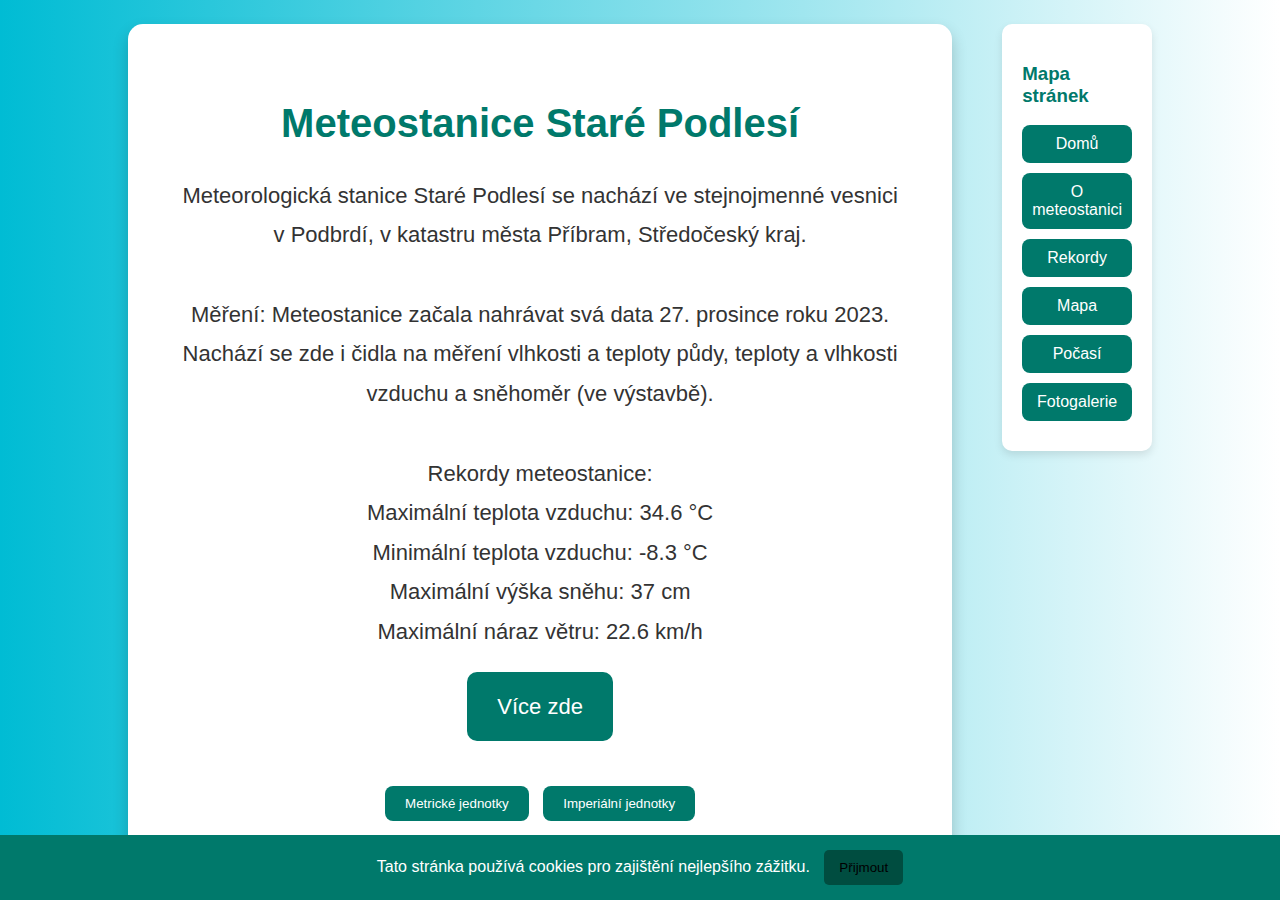
<file: index.html>
<!DOCTYPE html>
<html lang="cs">
<head>
    <meta charset="UTF-8">
    <meta name="viewport" content="width=device-width, initial-scale=1.0">
    <title>Meteostanice Staré Podlesí - Domů</title>
    <style>
        body {
            background: linear-gradient(to right, #00bcd4, #ffffff);
            font-family: Arial, sans-serif;
            color: #333;
            margin: 0;
            padding: 0;
            display: flex;
            flex-direction: column;
            justify-content: center;
            align-items: center;
            height: 100vh;
        }
        .main-content {
            display: flex;
            justify-content: center;
            width: 80%;
            max-width: 1200px;
            margin: 20px;
        }
        .container {
            max-width: 800px;
            padding: 50px;
            background-color: #ffffff;
            border-radius: 15px;
            box-shadow: 0 8px 16px rgba(0, 0, 0, 0.2);
            text-align: center;
            margin-right: 50px;
        }
        h1 {
            color: #00796b;
            margin-bottom: 30px;
            font-size: 2.5em;
        }
        p {
            font-size: 22px;
            line-height: 1.8;
            margin-bottom: 40px;
            text-align: center;
        }
        a {
            text-decoration: none;
            color: #ffffff;
            background-color: #00796b;
            padding: 15px 30px;
            border-radius: 10px;
            margin-top: 20px;
            display: inline-block;
        }
        a:hover {
            background-color: #004d40;
        }
        /* Mapa webu (sitemap) */
        .sitemap {
            background-color: #ffffff;
            padding: 20px;
            border-radius: 10px;
            box-shadow: 0 4px 8px rgba(0, 0, 0, 0.1);
            width: 200px;
            align-self: flex-start;
        }
        .sitemap h3 {
            color: #00796b;
        }
        .sitemap a {
            display: block;
            color: #ffffff;
            background-color: #00796b;
            padding: 10px;
            border-radius: 8px;
            margin: 10px 0;
            text-decoration: none;
            transition: background-color 0.3s ease;
            text-align: center;
        }
        .sitemap a:hover {
            background-color: #004d40;
        }
        /* Stylování tlačítek pro přepínání jednotek */
        .unit-switch {
            margin-top: 20px;
        }
        .unit-switch button {
            padding: 10px 20px;
            margin: 5px;
            border: none;
            border-radius: 8px;
            background-color: #00796b;
            color: #fff;
            cursor: pointer;
            transition: background-color 0.3s ease;
        }
        .unit-switch button:hover {
            background-color: #004d40;
        }
        /* Oznámení o cookies */
        .cookie-notice {
            position: fixed;
            bottom: 0;
            left: 0;
            right: 0;
            background-color: #00796b;
            color: #ffffff;
            padding: 15px;
            text-align: center;
            display: none; /* Skryté, dokud není potřeba zobrazení */
            z-index: 1000;
        }
        .cookie-notice button {
            margin-left: 10px;
            background-color: #004d40;
            border: none;
            padding: 10px 15px;
            border-radius: 5px;
            cursor: pointer;
        }
        .cookie-notice button:hover {
            background-color: #003030;
        }
        @media (max-width: 600px) {
            .main-content {
                flex-direction: column;
                align-items: center;
            }
            .container {
                margin-right: 0;
                margin-bottom: 20px;
            }
            .sitemap {
                width: 100%;
            }
        }
    </style>
</head>
<body>
    <div class="main-content">
        <div class="container">
            <h1>Meteostanice Staré Podlesí</h1>
            <p>Meteorologická stanice Staré Podlesí se nachází ve stejnojmenné vesnici v Podbrdí, v katastru města Příbram, Středočeský kraj.</p>
            <p>Měření: Meteostanice začala nahrávat svá data 27. prosince roku 2023. Nachází se zde i čidla na měření vlhkosti a teploty půdy, teploty a vlhkosti vzduchu a sněhoměr (ve výstavbě).</p>
            <p>Rekordy meteostanice:<br>
                Maximální teplota vzduchu: <span id="current-temp">34.6</span> °C<br>
                Minimální teplota vzduchu: -8.3 °C<br>
                Maximální výška sněhu: 37 cm<br>
                Maximální náraz větru: <span id="current-wind">22.6</span> km/h<br>
                <a href="records.html">Více zde</a>
            </p>

            <!-- Přepínání jednotek -->
            <div class="unit-switch">
                <button onclick="switchToMetric()">Metrické jednotky</button>
                <button onclick="switchToImperial()">Imperiální jednotky</button>
            </div>
        </div>

        <!-- Mapa webu (sitemap) -->
        <div class="sitemap">
            <h3>Mapa stránek</h3>
            <a href="index.html">Domů</a>
            <a href="about.html">O meteostanici</a>
            <a href="records.html">Rekordy</a>
            <a href="map.html">Mapa</a>
            <a href="weather.html">Počasí</a>
            <a href="fotogalerie.html">Fotogalerie</a>
        </div>
    </div>

    <!-- Oznámení o cookies -->
    <div class="cookie-notice" id="cookie-notice">
        Tato stránka používá cookies pro zajištění nejlepšího zážitku. 
        <button onclick="acceptCookies()">Přijmout</button>
    </div>

    <script>
        // Nastavení cookie
        function setCookie(cname, cvalue, exdays) {
            const d = new Date();
            d.setTime(d.getTime() + (exdays * 24 * 60 * 60 * 1000));
            let expires = "expires=" + d.toUTCString();
            document.cookie = cname + "=" + cvalue + ";" + expires + ";path=/";
        }

        // Čtení cookie
        function getCookie(cname) {
            let name = cname + "=";
            let decodedCookie = decodeURIComponent(document.cookie);
            let ca = decodedCookie.split(';');
            for (let i = 0; i < ca.length; i++) {
                let c = ca[i];
                while (c.charAt(0) == ' ') {
                    c = c.substring(1);
                }
                if (c.indexOf(name) == 0) {
                    return c.substring(name.length, c.length);
                }
            }
            return "";
        }

        // Funkce pro přepínání na metrické jednotky
        function switchToMetric() {
            document.getElementById("current-temp").innerText = '34.6';
            document.getElementById("current-wind").innerText = '22.6';

            updateUnits('°C', 'km/h');

            // Uložit volbu uživatele do cookies
            setCookie("units", "metric", 30);
        }

        // Funkce pro přepínání na imperiální jednotky
        function switchToImperial() {
            let tempF = (34.6 * 9 / 5) + 32;
            let windMph = 22.6 / 1.609;

            document.getElementById("current-temp").innerText = tempF.toFixed(1);
            document.getElementById("current-wind").innerText = windMph.toFixed(2);

            updateUnits('°F', 'mph');

            // Uložit volbu uživatele do cookies
            setCookie("units", "imperial", 30);
        }

        // Funkce na aktualizaci jednotek
        function updateUnits(tempUnit, windUnit) {
            document.querySelector('#current-temp').nextSibling.nodeValue = ' ' + tempUnit;
            document.querySelector('#current-wind').nextSibling.nodeValue = ' ' + windUnit;
        }

        // Funkce pro přijetí cookies
        function acceptCookies() {
            document.getElementById("cookie-notice").style.display = 'none';
        }

        // Načtení preferencí uživatele při načtení stránky
        window.onload = function() {
            let unitPreference = getCookie("units");
            if (unitPreference == "imperial") {
                switchToImperial();
            } else {
                switchToMetric();
            }

            // Zobrazit oznámení o cookies, pokud nebylo přijato
            if (!getCookie("cookieAccepted")) {
                document.getElementById("cookie-notice").style.display = 'block';
            }
        };
    </script>
</body>
</html>
</file>
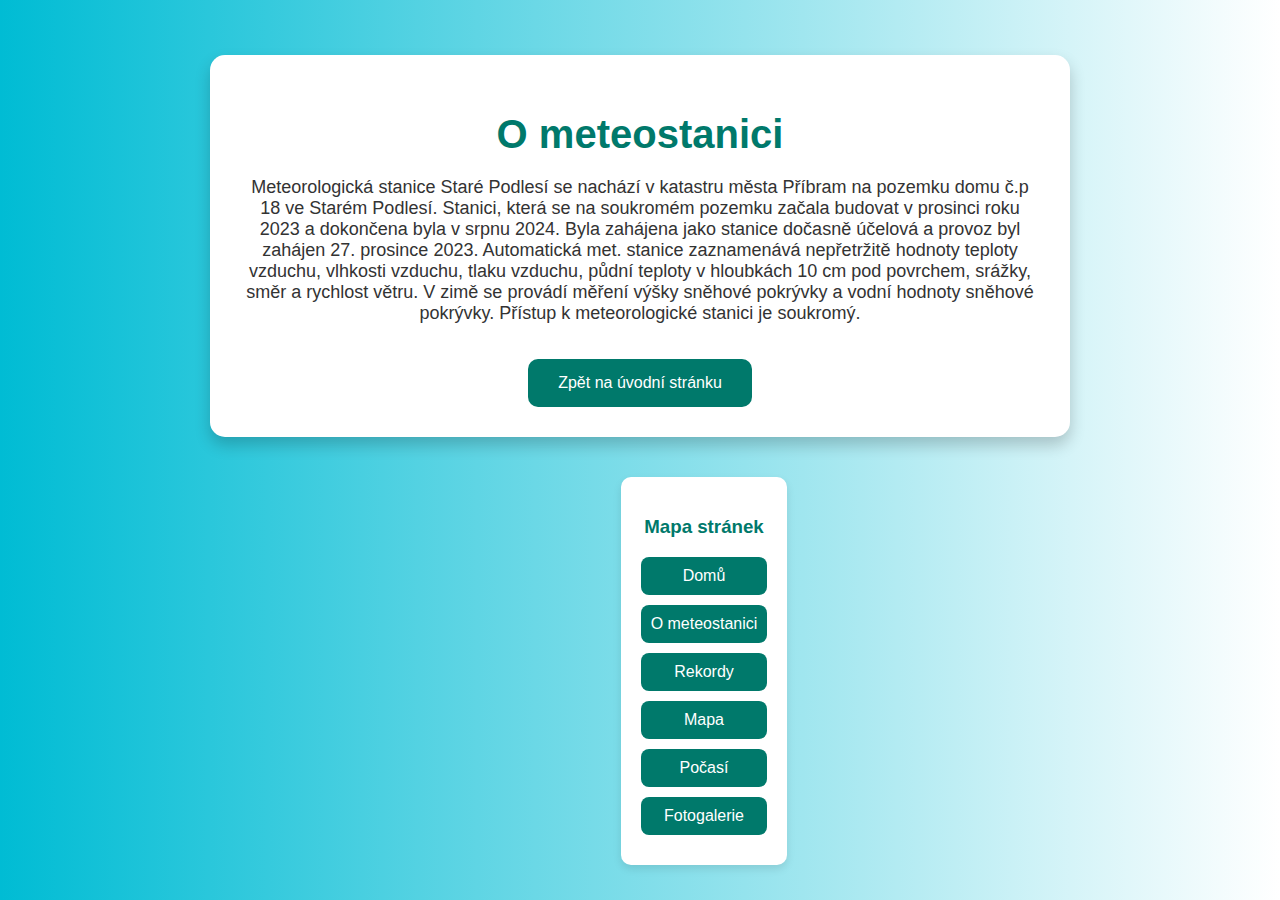
<file: about.html>
<!DOCTYPE html>
<html lang="cs">
<head>
    <meta charset="UTF-8">
    <meta name="viewport" content="width=device-width, initial-scale=1.0">
    <title>O meteostanici - Staré Podlesí</title>
    <style>
        body {
            background: linear-gradient(to right, #00bcd4, #ffffff);
            font-family: Arial, sans-serif;
            color: #333;
            margin: 0;
            padding: 0;
            display: flex;
            justify-content: center;
            align-items: center;
            height: 100vh;
            flex-direction: column;
            text-align: center;
        }
        .container {
            max-width: 800px;
            margin: 20px;
            padding: 30px;
            background-color: #ffffff;
            border-radius: 15px;
            box-shadow: 0 8px 16px rgba(0, 0, 0, 0.2);
        }
        h1 {
            color: #00796b;
            margin-bottom: 20px;
            font-size: 2.5em;
        }
        p {
            font-size: 18px;
            margin: 15px 0;
        }
        a {
            text-decoration: none;
            color: #ffffff;
            background-color: #00796b;
            padding: 15px 30px;
            border-radius: 10px;
            display: inline-block;
            margin-top: 20px;
        }
        .sitemap {
            background-color: #ffffff;
            padding: 20px;
            border-radius: 10px;
            box-shadow: 0 4px 8px rgba(0, 0, 0, 0.1);
            margin-top: 20px;
            margin-left: 10%;
        }
        .sitemap h3 {
            color: #00796b;
        }
        .sitemap a {
            display: block;
            color: #ffffff;
            background-color: #00796b;
            padding: 10px;
            border-radius: 8px;
            margin: 10px 0;
        }
        .sitemap a:hover {
            background-color: #004d40;
        }
        @media (max-width: 600px) {
            .container {
                width: 90%;
            }
            .sitemap {
                margin-left: 0;
            }
        }
    </style>
</head>
<body>
    <div class="container">
        <h1>O meteostanici</h1>
        <p>Meteorologická stanice Staré Podlesí se nachází v katastru města Příbram na pozemku domu č.p 18 ve Starém Podlesí. Stanici, která se na soukromém pozemku začala budovat v prosinci roku 2023 a dokončena byla v srpnu 2024. Byla zahájena jako stanice dočasně účelová a provoz byl zahájen 27. prosince 2023. Automatická met. stanice zaznamenává nepřetržitě hodnoty teploty vzduchu, vlhkosti vzduchu, tlaku vzduchu, půdní teploty v hloubkách 10 cm pod povrchem, srážky, směr a rychlost větru. V zimě se provádí měření výšky sněhové pokrývky a vodní hodnoty sněhové pokrývky. Přístup k meteorologické stanici je soukromý.</p>
        <a href="index.html">Zpět na úvodní stránku</a>
    </div>

    <div class="sitemap">
        <h3>Mapa stránek</h3>
        <a href="index.html">Domů</a>
        <a href="about.html">O meteostanici</a>
        <a href="records.html">Rekordy</a>
        <a href="map.html">Mapa</a>
        <a href="weather.html">Počasí</a>
        <a href="fotogalerie.html">Fotogalerie</a>
    </div>
</body>
</html>
</file>
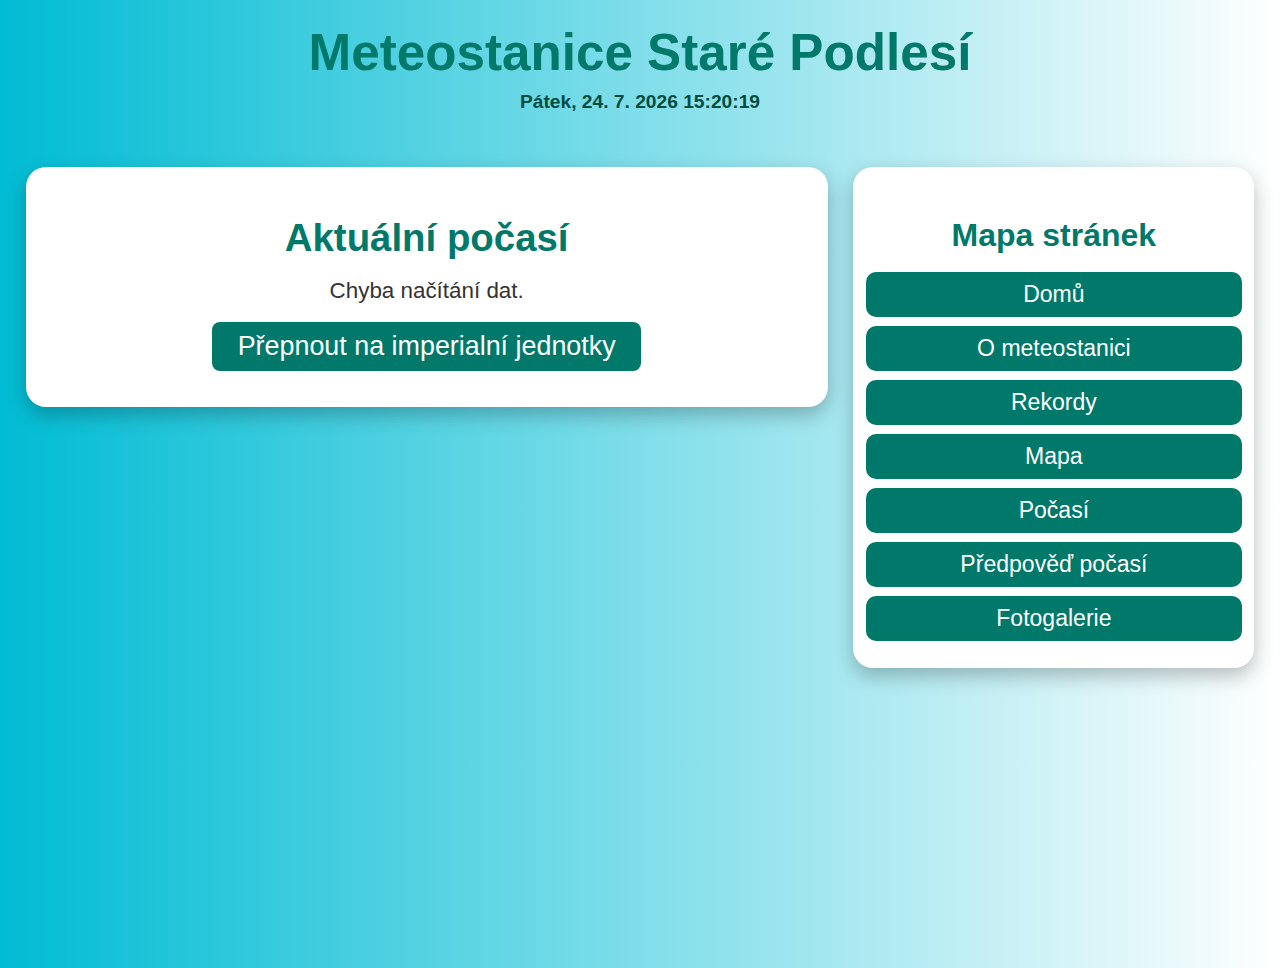
<file: aktualnipocasi.html>
<!DOCTYPE html>
<html lang="cs">
<head>
<meta charset="UTF-8">
<meta name="viewport" content="width=device-width, initial-scale=1.0">
<title>Aktuální počasí – Meteostanice Staré Podlesí</title>
    <!-- Tady přidáš favicon -->
    <link rel="icon" href="favicon.ico.png" type="image/x-icon">
<style>
    body {
        background: linear-gradient(to right, #00bcd4, #ffffff);
        font-family: Arial, sans-serif;
        color: #333;
        margin: 0;
        padding: 0;
        overflow-x: hidden;
    }
    header {
        text-align: center;
        padding: 2vh 1vw;
    }
    header h1 {
        margin: 0.5vh 0 1vh 0;
        color: #00796b;
        font-size: 4vw;
    }
    #datetime {
        font-weight: bold;
        color: #004d40;
        font-size: 1.5vw;
    }
    .main-content {
        display: flex;
        justify-content: center;
        align-items: flex-start;
        max-width: 1600px;
        margin: 0 auto;
        padding: 4vh 2vw;
        gap: 2vw;
        flex-wrap: wrap;
        height: calc(100vh - 15vh);
        overflow-y: auto;
    }
    .container {
        background: #fff;
        border-radius: 20px;
        box-shadow: 0 8px 20px rgba(0,0,0,0.25);
        padding: 2vh 2vw;
        flex: 2;
        min-width: 300px;
        max-height: 100%;
        overflow-y: auto;
        font-size: 1.4em;
        text-align: center;
    }
    .container h2 {
        color:#00796b; 
        margin-bottom:2vh; 
        text-align:center; 
        font-size:3vw; 
    }
    .weather-item {
        font-size: 1.2em;
        margin: 1vh 0;
    }
    .emoji { margin-right: 0.5vw; }
    .weather-item span.value { font-weight: bold; }
    #lastUpdate {
        margin-top:2vh;
        font-style: italic;
        text-align: center;
        color: #555;
        font-size: 1.2em;
    }
    .sitemap {
        background: #fff;
        border-radius: 20px;
        box-shadow: 0 8px 20px rgba(0,0,0,0.25);
        padding: 2vh 1vw;
        flex: 1;
        min-width: 200px;
        max-height: 100%;
        overflow-y: auto;
        font-size: 1.2em;
    }
    .sitemap h3 {
        color:#00796b;
        margin-bottom:2vh;
        text-align:center;
        font-size:2.5vw;
    }
    .sitemap a {
        display: block;
        color: #fff;
        background: #00796b;
        padding: 1vh 1vw;
        border-radius: 10px;
        margin: 1vh 0;
        text-decoration: none;
        transition: background-color 0.3s ease;
        text-align: center;
        font-size:1.2em;
    }
    .sitemap a:hover { background: #004d40; }
    #unitToggle {
        display:block;
        margin:2vh auto;
        padding:1vh 2vw;
        background:#00796b;
        color:white;
        border:none;
        border-radius:8px;
        cursor:pointer;
        font-size:1.2em;
    }
    #unitToggle:hover { background:#004d40; }

    @media (max-width:900px){
        .main-content { 
            flex-direction: column; 
            align-items: center; 
            padding: 2vh 1vw;
            height: auto;
        }
        .container, .sitemap {
            flex: unset;
            width: 90%;
            font-size: 1.3em;
            padding: 2vh 1vw;
            max-height: none;
        }
    }
</style>
</head>
<body>

<header>
    <h1>Meteostanice Staré Podlesí</h1>
    <div id="datetime"></div>
</header>

<div class="main-content">
    <div class="container">
        <h2>Aktuální počasí</h2>
        <div id="weather"></div>
        <button id="unitToggle">Přepnout na imperialní jednotky</button>
        <div id="lastUpdate"></div>
    </div>

    <div class="sitemap">
        <h3>Mapa stránek</h3>
        <a href="index.html">Domů</a>
        <a href="about.html">O meteostanici</a>
        <a href="records.html">Rekordy</a>
        <a href="map.html">Mapa</a>
        <a href="aktualnipocasi.html">Počasí</a>
         <a href="predpoved.html">Předpověď počasí</a>
        <a href="fotogalerie.html">Fotogalerie</a>
    </div>
</div>

<script>
const STATION_ID = "IPODLE19";
const API_KEY = "0f95fd0f58a2451a95fd0f58a2a51a75";
let useMetric = true;

function getLast5MinutePoint(d=new Date()){
    const ms = d.getTime();
    const five = 5*60*1000;
    return new Date(Math.floor(ms/five)*five);
}

function updateDateTime(){
    const now = new Date();
    const days = ['Neděle','Pondělí','Úterý','Středa','Čtvrtek','Pátek','Sobota'];
    const formatted = days[now.getDay()] + ", " +
        now.toLocaleDateString('cs-CZ') + " " +
        now.toLocaleTimeString('cs-CZ');
    document.getElementById("datetime").textContent = formatted;
}
setInterval(updateDateTime,1000);
updateDateTime();

document.getElementById("unitToggle").addEventListener("click",()=>{
    useMetric = !useMetric;
    document.getElementById("unitToggle").textContent = 
        useMetric ? "Přepnout na imperialní jednotky" : "Přepnout na metrické jednotky";
    fetchWeather();
});

async function fetchWeather(){
    const url = `https://api.weather.com/v2/pws/observations/current?stationId=${STATION_ID}&format=json&units=${useMetric?"m":"e"}&apiKey=${API_KEY}`;
    try {
        const res = await fetch(url);
        const data = await res.json();
        const obs = data.observations[0];
        const m = obs.metric;
        const imperial = obs.imperial;

        const Z = 505;
        const p = useMetric ? m.pressure : imperial.pressure;
        const p_hpa = useMetric ? p : p*33.8639;
        const p0 = p_hpa * Math.pow(1 - (0.0065*Z)/(288.15), -5.257);
        const p0_display = useMetric ? p0.toFixed(1)+" hPa" : (p0/33.8639).toFixed(2)+" inHg";

        const html = `
            <div class="weather-item"><span class="emoji">🌡️</span>Teplota vzduchu: <span class="value">${useMetric?m.temp+" °C":imperial.temp+" °F"}</span></div>
            <div class="weather-item"><span class="emoji">💧</span>Vlhkost vzduchu: <span class="value">${obs.humidity} %</span></div>
            <div class="weather-item"><span class="emoji">💨</span>Rychlost větru: <span class="value">${useMetric?m.windSpeed+" km/h":imperial.windSpeed+" mph"}</span></div>
            <div class="weather-item"><span class="emoji">🧭</span>Směr větru: <span class="value">${obs.winddir}°</span></div>
            <div class="weather-item"><span class="emoji">🌧️</span>Srážky dnes: <span class="value">${useMetric?m.precipTotal+" mm":imperial.precipTotal+" in"}</span></div>
            <div class="weather-item"><span class="emoji">☔</span>Intenzita srážek: <span class="value">${useMetric?m.precipRate+" mm/h":imperial.precipRate+" in/h"}</span></div>
            <div class="weather-item"><span class="emoji">🧮</span>Tlak (měřený): <span class="value">${useMetric?m.pressure+" hPa":imperial.pressure+" inHg"}</span></div>
            <div class="weather-item"><span class="emoji">📏</span>Tlak (hladina moře): <span class="value">${p0_display}</span></div>
            <div class="weather-item"><span class="emoji">🔥</span>Tepelný index: <span class="value">${useMetric?m.heatIndex+" °C":imperial.heatIndex+" °F"}</span></div>
            <div class="weather-item"><span class="emoji">❄️</span>Chlad větru: <span class="value">${useMetric?m.windChill+" °C":imperial.windChill+" °F"}</span></div>
            <div class="weather-item"><span class="emoji">🌫️</span>Rosný bod: <span class="value">${useMetric?m.dewpt+" °C":imperial.dewpt+" °F"}</span></div>
            <div class="weather-item"><span class="emoji">⛰️</span>Nadmořská výška: <span class="value">${useMetric?Z+" m":(Z*3.28084).toFixed(0)+" ft"}</span></div>
        `;
        document.getElementById("weather").innerHTML = html;

        const last5 = getLast5MinutePoint(new Date());
        document.getElementById("lastUpdate").textContent =
            "Poslední aktualizace: " + last5.toLocaleTimeString('cs-CZ');
    } catch(err){
        document.getElementById("weather").textContent = "Chyba načítání dat.";
        console.error(err);
    }
}

function scheduleNext(){
    const now = new Date();
    const five = 5*60*1000;
    const next = Math.ceil(now.getTime()/five)*five;
    const delay = next - now.getTime();
    setTimeout(()=>{
        fetchWeather();
        scheduleNext();
    }, delay);
}

fetchWeather();
scheduleNext();
</script>
</body>
</html>
</file>
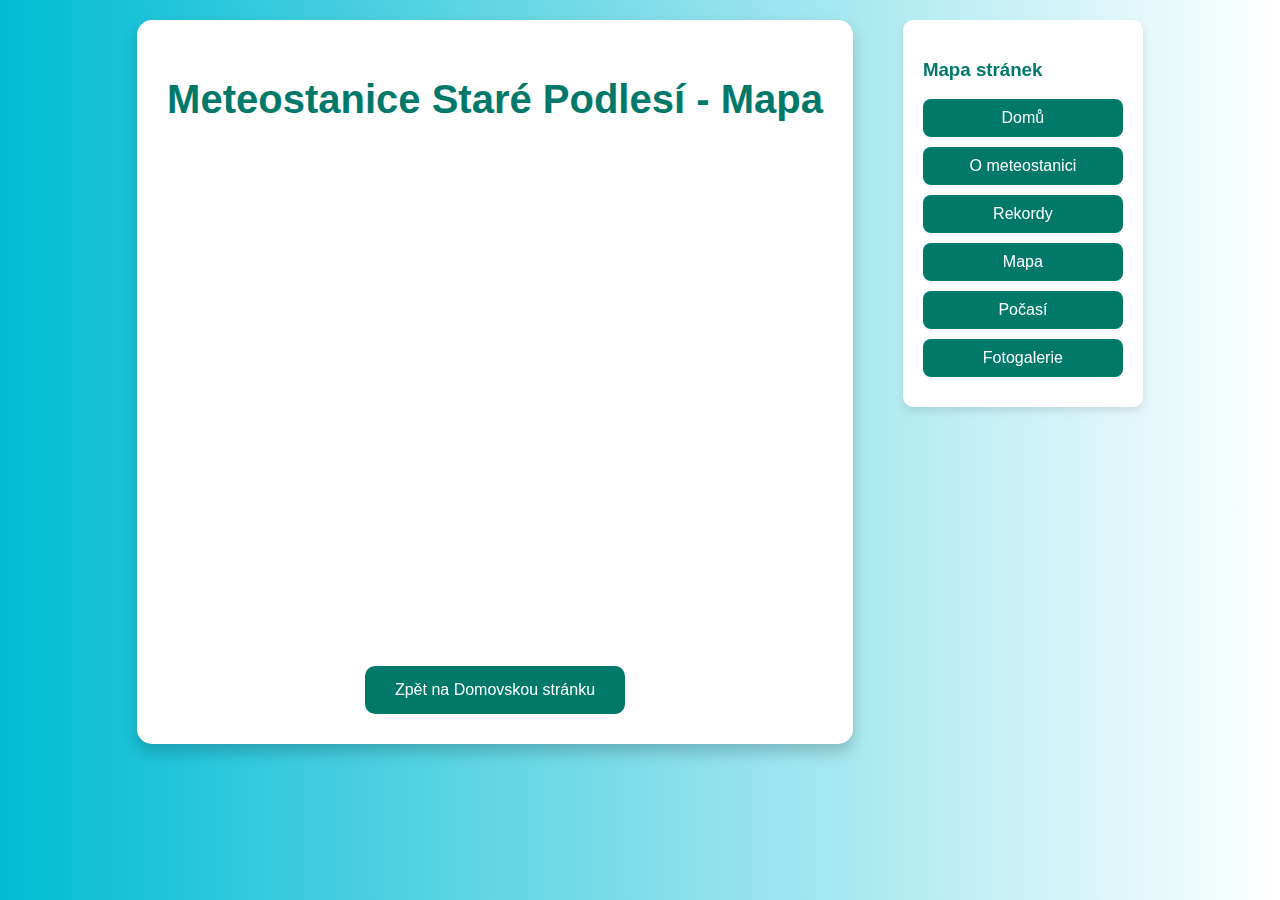
<file: map.html>
<!DOCTYPE html>
<html lang="cs">
<head>
    <meta charset="UTF-8">
    <meta name="viewport" content="width=device-width, initial-scale=1.0">
    <title>Meteostanice Staré Podlesí - Mapa</title>
    <style>
        body {
            background: linear-gradient(to right, #00bcd4, #ffffff);
            font-family: Arial, sans-serif;
            color: #333;
            margin: 0;
            padding: 0;
            display: flex;
            justify-content: center;
            align-items: flex-start;
            height: 100vh;
        }
        .main-content {
            display: flex;
            justify-content: center;
            width: 80%;
            max-width: 1200px;
            margin: 20px;
        }
        .container {
            max-width: 800px;
            padding: 30px;
            background-color: #ffffff;
            border-radius: 15px;
            box-shadow: 0 8px 16px rgba(0, 0, 0, 0.2);
            text-align: center;
            margin-right: 50px;
        }
        h1 {
            color: #00796b;
            margin-bottom: 30px;
            font-size: 2.5em;
        }
        iframe {
            border: 0;
            width: 100%;
            height: 450px;
            border-radius: 15px;
            margin-bottom: 40px;
        }
        a {
            text-decoration: none;
            color: #ffffff;
            background-color: #00796b;
            padding: 15px 30px;
            border-radius: 10px;
            display: inline-block;
            margin-top: 20px;
            transition: background-color 0.3s ease;
        }
        a:hover {
            background-color: #004d40;
        }
        .sitemap {
            background-color: #ffffff;
            padding: 20px;
            border-radius: 10px;
            box-shadow: 0 4px 8px rgba(0, 0, 0, 0.1);
            width: 200px;
            align-self: flex-start;
        }
        .sitemap h3 {
            color: #00796b;
        }
        .sitemap a {
            display: block;
            color: #ffffff;
            background-color: #00796b;
            padding: 10px;
            border-radius: 8px;
            margin: 10px 0;
            text-decoration: none;
            transition: background-color 0.3s ease;
            text-align: center;
        }
        .sitemap a:hover {
            background-color: #004d40;
        }
        @media (max-width: 600px) {
            .main-content {
                flex-direction: column;
                align-items: center;
            }
            .container {
                margin-right: 0;
                margin-bottom: 20px;
            }
            .sitemap {
                width: 100%;
            }
            iframe {
                height: 300px;
            }
        }
    </style>
</head>
<body>
    <div class="main-content">
        <div class="container">
            <h1>Meteostanice Staré Podlesí - Mapa</h1>
            <iframe src="https://www.google.com/maps/embed?pb=!1m14!1m12!1m3!1d271.30219979077754!2d13.981166739338201!3d49.6905406587936!2m3!1f0!2f0!3f0!3m2!1i1024!2i768!4f13.1!5e0!3m2!1scs!2scz!4v1726942167974!5m2!1scs!2scz" 
                allowfullscreen="" 
                loading="lazy" 
                referrerpolicy="no-referrer-when-downgrade">
            </iframe>
            <a href="index.html">Zpět na Domovskou stránku</a>
        </div>

        <!-- Mapa webu (sitemap) -->
        <div class="sitemap">
            <h3>Mapa stránek</h3>
            <a href="index.html">Domů</a>
            <a href="about.html">O meteostanici</a>
            <a href="records.html">Rekordy</a>
            <a href="map.html">Mapa</a>
            <a href="weather.html">Počasí</a>
            <a href="fotogalerie.html">Fotogalerie</a>
        </div>
    </div>
</body>
</html>
</file>
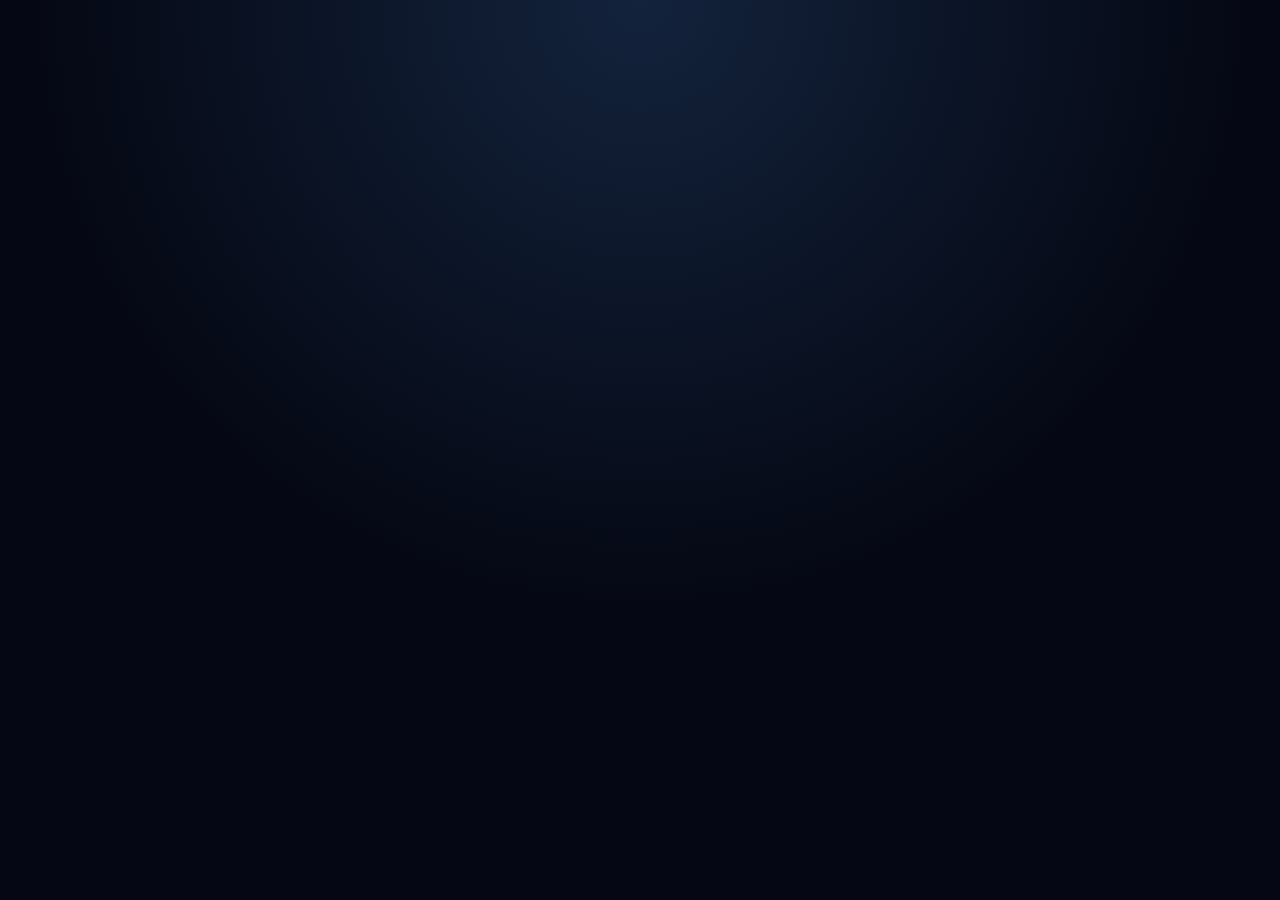
<file: moninec.html>
<!DOCTYPE html>
<html lang="cs">
<head>
<meta charset="utf-8" />
<title>Monínec — FIS styl overlay</title>
<meta name="viewport" content="width=device-width,initial-scale=1" />
<link href="https://fonts.googleapis.com/css2?family=Inter:wght@400;600;800&display=swap" rel="stylesheet">

<style>
:root{
  --bg:#050814;
  --card-bg:rgba(6,10,24,0.92);
  --accent:#ffcc33;
  --accent2:#2dd5ff;
  --border:#ffffff33;
  --text:#f7fbff;
  --muted:#a7b4c7;
  --danger:#ff4d6a;
}

/* Celé pozadí jen pro test – na GitHubu klidně vyhoď */
body{
  margin:0;
  padding:0;
  min-height:100vh;
  background:radial-gradient(circle at top,#13233c,#050814 55%);
  font-family:"Inter",system-ui,-apple-system,BlinkMacSystemFont,"Segoe UI",sans-serif;
  color:var(--text);
}

/* ==== FIS rohová grafika ==== */
.fis-overlay{
  position:fixed;
  top:1.5rem;
  left:1.5rem;
  width:420px;
  max-width:calc(100% - 3rem);
  padding:0.9rem 1rem 0.9rem 1rem;
  background:linear-gradient(135deg,rgba(8,12,32,0.96),rgba(10,20,48,0.96));
  border-radius:18px;
  box-shadow:0 18px 45px rgba(0,0,0,0.6);
  border:1px solid var(--border);
  box-sizing:border-box;
  opacity:0;
  transform:translateY(-10px);
  pointer-events:none;
}

/* Fade in / out celé karty */
.fis-overlay.show{
  animation:fisFadeIn 0.7s ease-out forwards;
}
.fis-overlay.fade-out{
  animation:fisFadeOut 0.6s ease-in forwards;
}

@keyframes fisFadeIn{
  from{opacity:0;transform:translateY(-10px) scale(0.97);}
  to{opacity:1;transform:translateY(0) scale(1);}
}
@keyframes fisFadeOut{
  from{opacity:1;transform:translateY(0) scale(1);}
  to{opacity:0;transform:translateY(-6px) scale(0.97);}
}

/* Hlavička */
.fis-header{
  display:flex;
  justify-content:space-between;
  align-items:flex-start;
  margin-bottom:0.35rem;
}

.fis-event{
  display:flex;
  align-items:center;
  gap:0.4rem;
}

.fis-race-name{
  font-size:1.1rem;
  font-weight:800;
  letter-spacing:0.05em;
  text-transform:uppercase;
}

.fis-flag{
  font-size:1.3rem;
  filter:drop-shadow(0 0 4px rgba(0,0,0,0.6));
}

.fis-course-name{
  font-size:0.82rem;
  font-weight:600;
  text-transform:uppercase;
  letter-spacing:0.12em;
  color:var(--muted);
}

.fis-tag{
  font-size:0.7rem;
  padding:0.15rem 0.45rem;
  border-radius:999px;
  border:1px solid #ffffff33;
  text-transform:uppercase;
  letter-spacing:0.12em;
  color:var(--muted);
}

/* Hlavní část: grafika + statistiky */
.fis-main{
  display:grid;
  grid-template-columns:140px 1fr;
  gap:0.7rem;
  align-items:stretch;
}

/* Grafická část (mapa / profil) */
.fis-graphic{
  position:relative;
  aspect-ratio:4/5;
  border-radius:16px;
  overflow:hidden;
  background:radial-gradient(circle at 30% 0%,#23385d,#060a16);
  border:1px solid #ffffff22;
}

.fis-graphic svg{
  position:absolute;
  inset:0;
  width:100%;
  height:100%;
  transition:opacity 0.8s ease-in-out, transform 0.8s ease-in-out;
}

.fis-graphic svg#profile-shape{
  opacity:0;
  transform:translateY(8px);
}

.fis-graphic.profile-mode svg#map-shape{
  opacity:0;
  transform:translateY(-8px);
}
.fis-graphic.profile-mode svg#profile-shape{
  opacity:1;
  transform:translateY(0);
}

/* Malé labely v grafice */
.map-label{
  font-size:7px;
  fill:#d6e3ff;
  opacity:0.9;
}
.map-label-strong{
  font-weight:700;
  fill:#ffffff;
}

/* Statistika pod sebou jako ve FIS */
.fis-stats{
  display:grid;
  gap:0.25rem;
  margin-top:0.1rem;
}

.stat-row{
  display:flex;
  justify-content:space-between;
  align-items:center;
  font-size:0.8rem;
  opacity:0;
  transform:translateX(4px);
}

/* postupné zobrazování řádků */
.stat-row.show{
  animation:statFadeIn 0.45s ease-out forwards;
}

@keyframes statFadeIn{
  from{opacity:0;transform:translateX(4px);}
  to{opacity:1;transform:translateX(0);}
}

.stat-label{
  display:flex;
  align-items:center;
  gap:0.35rem;
  color:var(--muted);
}

.stat-dot{
  width:9px;
  height:9px;
  border-radius:50%;
  background:radial-gradient(circle at 30% 30%,#fff,var(--accent2));
  box-shadow:0 0 6px rgba(0,255,255,0.4);
}

.stat-dot.red{
  background:radial-gradient(circle at 30% 30%,#fff,var(--danger));
  box-shadow:0 0 6px rgba(255,77,106,0.5);
}
.stat-dot.gold{
  background:radial-gradient(circle at 30% 30%,#fff,var(--accent));
  box-shadow:0 0 6px rgba(255,204,51,0.4);
}

.stat-value{
  font-weight:600;
  color:var(--text);
}

/* Spodní řádek – počasí */
.fis-footer{
  margin-top:0.55rem;
  border-top:1px solid #ffffff22;
  padding-top:0.35rem;
  display:flex;
  justify-content:space-between;
  align-items:center;
  gap:0.75rem;
}

.wx-block{
  display:flex;
  gap:0.7rem;
}

.wx-location{
  display:flex;
  align-items:center;
  gap:0.32rem;
  font-size:0.78rem;
}

.wx-label{
  text-transform:uppercase;
  letter-spacing:0.1em;
  font-size:0.65rem;
  color:var(--muted);
}

/* heptagon ikony počasí */
.wx-icon{
  width:24px;
  height:24px;
  position:relative;
  flex:0 0 auto;
  background:linear-gradient(145deg,rgba(255,255,255,0.08),rgba(255,255,255,0.02));
  border:1px solid #ffffff33;
  clip-path:polygon(
    50% 0%,
    83% 12%,
    100% 42%,
    90% 75%,
    60% 100%,
    27% 90%,
    7% 60%,
    10% 27%
  );
  display:flex;
  align-items:center;
  justify-content:center;
  box-shadow:0 0 8px rgba(0,0,0,0.6);
}

.wx-icon svg{
  width:75%;
  height:75%;
  display:none;
}

.wx-icon.sunny .icon-sun,
.wx-icon.partly .icon-partly,
.wx-icon.cloudy .icon-cloud,
.wx-icon.rain .icon-rain,
.wx-icon.snow .icon-snow{
  display:block;
}

/* barvy SVG ikonek – čistě bílé */
.wx-icon svg path,
.wx-icon svg circle{
  fill:#ffffff;
  stroke:#ffffff;
}

.wx-temp{
  font-weight:600;
  min-width:3.1rem;
}

/* Malý pruh FIS stylu nahoře */
.fis-top-bar{
  position:absolute;
  inset:0;
  pointer-events:none;
}
.fis-top-bar::before{
  content:"";
  position:absolute;
  top:-1px;
  left:-1px;
  width:110px;
  height:3px;
  background:linear-gradient(90deg,var(--accent),var(--accent2));
  box-shadow:0 0 12px rgba(0,0,0,0.9);
  border-radius:999px;
}

/* Mini doplněk – typ závodu */
.fis-discipline{
  font-size:0.7rem;
  text-transform:uppercase;
  letter-spacing:0.16em;
  color:#d0defa;
}

/* Responsivní úpravy */
@media (max-width:480px){
  .fis-overlay{
    left:0.75rem;
    right:0.75rem;
    width:auto;
  }
  .fis-main{
    grid-template-columns:120px 1fr;
  }
}
</style>
</head>
<body>

<div class="fis-overlay" id="fisOverlay">
  <div class="fis-top-bar"></div>

  <div class="fis-header">
    <div>
      <div class="fis-event">
        <span class="fis-race-name">Monínec</span>
        <span class="fis-flag" aria-label="Česká republika">🇨🇿</span>
      </div>
      <div class="fis-course-name">Velká sjezdovka</div>
      <div class="fis-discipline">Slalom – TV profil trati</div>
    </div>
    <div>
      <span class="fis-tag">Course data</span>
    </div>
  </div>

  <div class="fis-main">
    <!-- GRAFIKA: mapa / profil -->
    <div class="fis-graphic" id="graphicBox">
      <!-- Mapa trati (styl FIS) -->
      <svg id="map-shape" viewBox="0 0 120 150" xmlns="http://www.w3.org/2000/svg">
        <!-- tmavé pozadí -->
        <defs>
          <linearGradient id="bgGradient" x1="0" y1="0" x2="0" y2="1">
            <stop offset="0%" stop-color="#172338"/>
            <stop offset="100%" stop-color="#050715"/>
          </linearGradient>
          <linearGradient id="courseGradient" x1="0" y1="0" x2="1" y2="1">
            <stop offset="0%" stop-color="#2dd5ff"/>
            <stop offset="100%" stop-color="#ffcc33"/>
          </linearGradient>
        </defs>

        <rect x="0" y="0" width="120" height="150" fill="url(#bgGradient)"/>

        <!-- Kontura svahu -->
        <path d="M20 15 L 95 40 L 105 80 L 75 130 L 25 140 Z"
              fill="#0c1425" stroke="#2c3f62" stroke-width="1.3" opacity="0.9"/>

        <!-- Linie trati -->
        <path d="M30 18
                 Q 70 30 88 55
                 T 90 90
                 Q 80 115 50 135"
              fill="none" stroke="url(#courseGradient)" stroke-width="3.2"
              stroke-linecap="round"/>

        <!-- start / cíl -->
        <circle cx="30" cy="18" r="3.2" fill="#2dd5ff"/>
        <circle cx="50" cy="135" r="3.2" fill="#ffcc33"/>

        <!-- labely -->
        <text x="34" y="16" class="map-label map-label-strong">START</text>
        <text x="54" y="138" class="map-label map-label-strong">CÍL</text>

        <!-- nejstrmější část -->
        <circle cx="86" cy="70" r="2.4" fill="#ff4d6a"/>
        <text x="64" y="68" class="map-label">NEJSTRMĚJŠÍ</text>
        <text x="64" y="76" class="map-label">ČÁST</text>
      </svg>

      <!-- Profil trati (výškový) -->
      <svg id="profile-shape" viewBox="0 0 120 150" xmlns="http://www.w3.org/2000/svg">
        <defs>
          <linearGradient id="profileBg" x1="0" y1="0" x2="0" y2="1">
            <stop offset="0%" stop-color="#111b2f"/>
            <stop offset="100%" stop-color="#050713"/>
          </linearGradient>
          <linearGradient id="profileLine" x1="0" y1="0" x2="1" y2="0">
            <stop offset="0%" stop-color="#2dd5ff"/>
            <stop offset="100%" stop-color="#ffcc33"/>
          </linearGradient>
        </defs>

        <rect x="0" y="0" width="120" height="150" fill="url(#profileBg)"/>

        <!-- osa -->
        <line x1="18" y1="20" x2="18" y2="135" stroke="#273552" stroke-width="1"/>
        <line x1="18" y1="135" x2="112" y2="135" stroke="#273552" stroke-width="1"/>

        <!-- výškový profil (stylizovaný) -->
        <path d="M18 35
                 C 40 40, 60 55, 80 80
                 S 110 125, 112 135"
              fill="none" stroke="url(#profileLine)" stroke-width="3"
              stroke-linecap="round"/>

        <!-- plocha pod křivkou -->
        <path d="M18 135
                 L 18 35
                 C 40 40, 60 55, 80 80
                 S 110 125, 112 135
                 Z"
              fill="url(#profileLine)" opacity="0.13"/>

        <!-- značky výšky (jen styl) -->
        <text x="22" y="40" class="map-label">+210 m</text>
        <text x="22" y="135" class="map-label">0 m</text>

        <!-- délka -->
        <text x="54" y="147" class="map-label map-label-strong">1 070 m</text>
      </svg>
    </div>

    <!-- Statistika -->
    <div class="fis-stats">
      <div class="stat-row" data-delay="0.4">
        <div class="stat-label">
          <span class="stat-dot gold"></span>
          <span>Délka trati</span>
        </div>
        <div class="stat-value">1 070 m</div>
      </div>

      <div class="stat-row" data-delay="0.7">
        <div class="stat-label">
          <span class="stat-dot"></span>
          <span>Převýšení</span>
        </div>
        <div class="stat-value">210 m</div>
      </div>

      <div class="stat-row" data-delay="1.0">
        <div class="stat-label">
          <span class="stat-dot"></span>
          <span>Průměrný sklon</span>
        </div>
        <div class="stat-value">18&nbsp;%</div>
      </div>

      <div class="stat-row" data-delay="1.3">
        <div class="stat-label">
          <span class="stat-dot red"></span>
          <span>Max. sklon</span>
        </div>
        <div class="stat-value">31&nbsp;%</div>
      </div>

      <div class="stat-row" data-delay="1.6">
        <div class="stat-label">
          <span class="stat-dot"></span>
          <span>Min. sklon</span>
        </div>
        <div class="stat-value">7&nbsp;%</div>
      </div>

      <div class="stat-row" data-delay="1.9">
        <div class="stat-label">
          <span class="stat-dot"></span>
          <span>Počet bran</span>
        </div>
        <div class="stat-value">69 / 68</div>
      </div>
    </div>
  </div>

  <!-- Počasí -->
  <div class="fis-footer">
    <div class="wx-block">
      <div class="wx-location">
        <div class="wx-label">Start</div>
        <div class="wx-icon" id="wxIconStart">
          <!-- slunce -->
          <svg class="icon-sun" viewBox="0 0 32 32">
            <circle cx="16" cy="16" r="7"/>
            <path d="M16 3 L16 9 M16 23 L16 29 M3 16 L9 16 M23 16 L29 16
                     M7 7 L10.5 10.5 M21.5 21.5 L25 25
                     M7 25 L10.5 21.5 M21.5 10.5 L25 7" stroke-width="2" stroke-linecap="round" fill="none"/>
          </svg>
          <!-- polojasno -->
          <svg class="icon-partly" viewBox="0 0 32 32">
            <circle cx="11" cy="12" r="5"/>
            <path d="M16 18c1.2-1.6 3.1-2.6 5.2-2.6 3.7 0 6.8 3 6.8 6.6 0 2.1-1 3.9-2.7 5H10c-2.4 0-4.4-1.9-4.4-4.3 0-2.3 1.9-4.2 4.3-4.3" stroke-linejoin="round" stroke-width="2" fill="none"/>
          </svg>
          <!-- oblačno -->
          <svg class="icon-cloud" viewBox="0 0 32 32">
            <path d="M9 24c-2.3 0-4.2-1.8-4.2-4.1 0-2 1.4-3.7 3.4-4.1 0.5-3.3 3.3-5.8 6.7-5.8 3.3 0 6.1 2.3 6.7 5.4 2.3 0.2 4.1 2.1 4.1 4.5 0 2.5-2 4.6-4.6 4.6H9z" />
          </svg>
          <!-- déšť -->
          <svg class="icon-rain" viewBox="0 0 32 32">
            <path d="M8 20c-2 0-3.6-1.6-3.6-3.6 0-1.8 1.3-3.3 3.1-3.6 0.5-3 3-5.3 6.1-5.3 3 0 5.5 2.1 6.1 4.9 2.1 0.2 3.8 1.9 3.8 4.1 0 2.3-1.8 4.1-4.1 4.1H8z"/>
            <path d="M11 23 L9.5 27 M16 23 L14.5 27 M21 23 L19.5 27" stroke-width="2" stroke-linecap="round" fill="none"/>
          </svg>
          <!-- sníh -->
          <svg class="icon-snow" viewBox="0 0 32 32">
            <path d="M16 7 L16 25 M10 11 L22 21 M22 11 L10 21" stroke-width="2" stroke-linecap="round" fill="none"/>
            <circle cx="16" cy="16" r="3"/>
          </svg>
        </div>
        <div class="wx-temp" id="tempStart">--°C</div>
      </div>

      <div class="wx-location">
        <div class="wx-label">Cíl</div>
        <div class="wx-icon" id="wxIconFinish">
          <!-- stejné ikony jako výše -->
          <svg class="icon-sun" viewBox="0 0 32 32">
            <circle cx="16" cy="16" r="7"/>
            <path d="M16 3 L16 9 M16 23 L16 29 M3 16 L9 16 M23 16 L29 16
                     M7 7 L10.5 10.5 M21.5 21.5 L25 25
                     M7 25 L10.5 21.5 M21.5 10.5 L25 7" stroke-width="2" stroke-linecap="round" fill="none"/>
          </svg>
          <svg class="icon-partly" viewBox="0 0 32 32">
            <circle cx="11" cy="12" r="5"/>
            <path d="M16 18c1.2-1.6 3.1-2.6 5.2-2.6 3.7 0 6.8 3 6.8 6.6 0 2.1-1 3.9-2.7 5H10c-2.4 0-4.4-1.9-4.4-4.3 0-2.3 1.9-4.2 4.3-4.3" stroke-linejoin="round" stroke-width="2" fill="none"/>
          </svg>
          <svg class="icon-cloud" viewBox="0 0 32 32">
            <path d="M9 24c-2.3 0-4.2-1.8-4.2-4.1 0-2 1.4-3.7 3.4-4.1 0.5-3.3 3.3-5.8 6.7-5.8 3.3 0 6.1 2.3 6.7 5.4 2.3 0.2 4.1 2.1 4.1 4.5 0 2.5-2 4.6-4.6 4.6H9z" />
          </svg>
          <svg class="icon-rain" viewBox="0 0 32 32">
            <path d="M8 20c-2 0-3.6-1.6-3.6-3.6 0-1.8 1.3-3.3 3.1-3.6 0.5-3 3-5.3 6.1-5.3 3 0 5.5 2.1 6.1 4.9 2.1 0.2 3.8 1.9 3.8 4.1 0 2.3-1.8 4.1-4.1 4.1H8z"/>
            <path d="M11 23 L9.5 27 M16 23 L14.5 27 M21 23 L19.5 27" stroke-width="2" stroke-linecap="round" fill="none"/>
          </svg>
          <svg class="icon-snow" viewBox="0 0 32 32">
            <path d="M16 7 L16 25 M10 11 L22 21 M22 11 L10 21" stroke-width="2" stroke-linecap="round" fill="none"/>
            <circle cx="16" cy="16" r="3"/>
          </svg>
        </div>
        <div class="wx-temp" id="tempFinish">--°C</div>
      </div>
    </div>
  </div>
</div>

<script>
// ===== ČASOVÁNÍ ANIMACE =====
const overlay = document.getElementById('fisOverlay');
const graphicBox = document.getElementById('graphicBox');
const statRows = Array.from(document.querySelectorAll('.stat-row'));

// Start animace po načtení
window.addEventListener('load', () => {
  // fade-in celé karty
  overlay.classList.add('show');

  // postupné zobrazování řádků
  statRows.forEach(row => {
    const delay = parseFloat(row.dataset.delay || '0');
    setTimeout(() => row.classList.add('show'), delay * 1000);
  });

  // po 5 s změna mapy -> profil
  setTimeout(() => {
    graphicBox.classList.add('profile-mode');
  }, 5000);

  // po 10 s fade-out celé karty
  setTimeout(() => {
    overlay.classList.add('fade-out');
  }, 10000);
});

// ===== POČASÍ – Open-Meteo API =====
async function fetchWeather(lat, lon){
  const url = `https://api.open-meteo.com/v1/forecast?latitude=${lat}&longitude=${lon}&current=temperature_2m,weather_code&forecast_days=1&timezone=auto`;
  try{
    const res = await fetch(url);
    if(!res.ok) throw new Error('HTTP ' + res.status);
    const data = await res.json();
    return {
      temp: data.current?.temperature_2m,
      code: data.current?.weather_code
    };
  }catch(e){
    console.error('Chyba při načítání počasí', e);
    return null;
  }
}

// mapování WMO kódu → typ ikony
function mapCodeToIcon(code){
  if(code === undefined || code === null) return 'cloudy';
  if(code === 0) return 'sunny'; // jasno
  if([1,2].includes(code)) return 'partly'; // polojasno
  if([3,45,48].includes(code)) return 'cloudy'; // zataženo / mlha

  // sněžení
  if((code >= 71 && code <= 77) || code === 85 || code === 86) return 'snow';

  // déšť / přeháňky
  if((code >= 51 && code <= 67) || (code >= 80 && code <= 82) || (code >= 95 && code <= 99)){
    return 'rain';
  }

  return 'cloudy';
}

function applyWeather(elIcon, elTemp, data){
  if(!data){ 
    elTemp.textContent = '--°C';
    elIcon.className = 'wx-icon cloudy';
    return;
  }
  const t = Math.round(data.temp);
  elTemp.textContent = `${t}°C`;
  const icon = mapCodeToIcon(data.code);
  elIcon.className = 'wx-icon ' + icon;
}

// Start = 49.5432081N, 14.5113658E
// Cíl  = 49.5500447N, 14.5211678E
const wxIconStart  = document.getElementById('wxIconStart');
const wxIconFinish = document.getElementById('wxIconFinish');
const tempStart    = document.getElementById('tempStart');
const tempFinish   = document.getElementById('tempFinish');

(async () => {
  const [startWx, finishWx] = await Promise.all([
    fetchWeather(49.5432081, 14.5113658),
    fetchWeather(49.5500447, 14.5211678)
  ]);
  applyWeather(wxIconStart, tempStart, startWx);
  applyWeather(wxIconFinish, tempFinish, finishWx);
})();
</script>

</body>
</html>
</file>
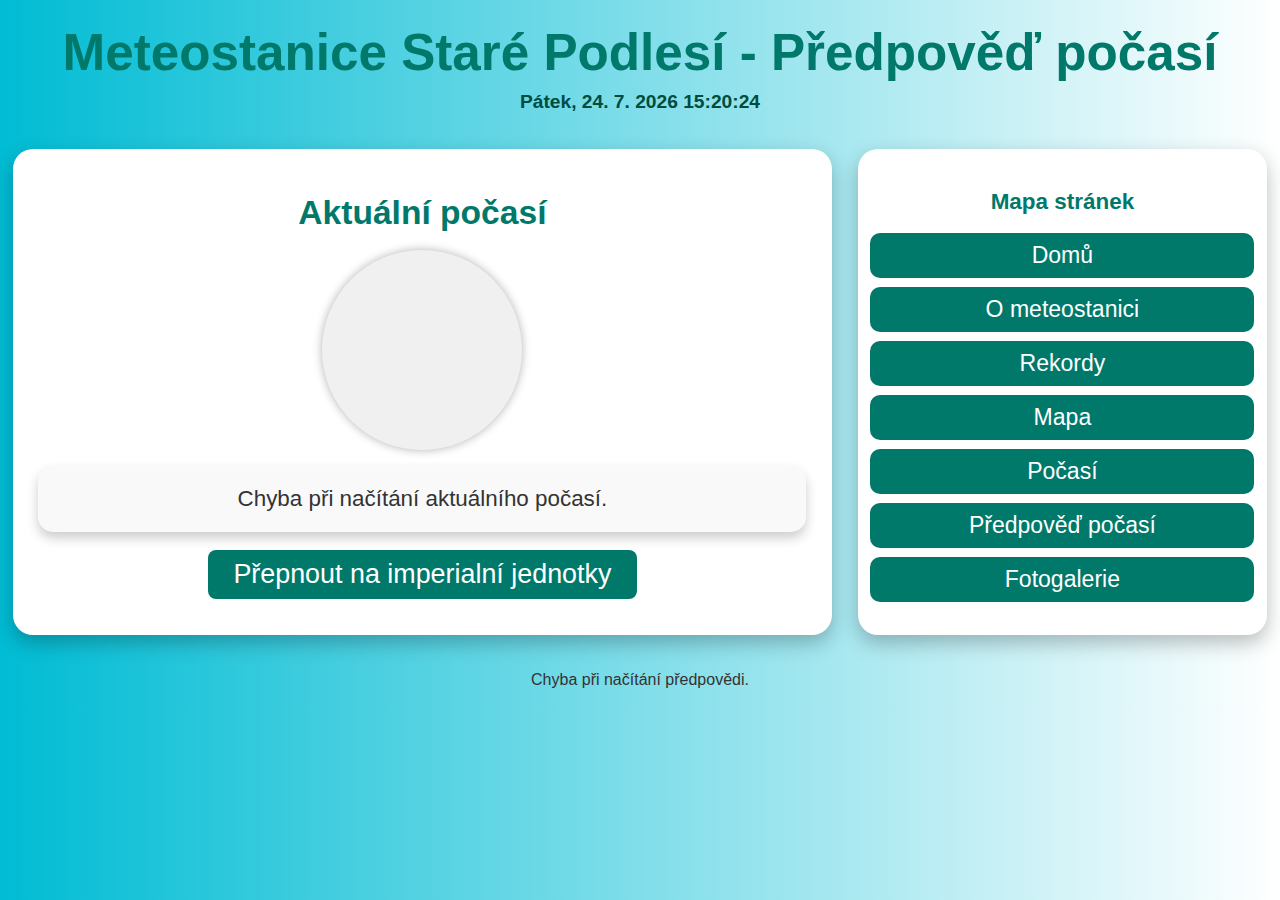
<file: predpoved.html>
<!DOCTYPE html>
<html lang="cs">
<head>
<meta charset="UTF-8">
<meta name="viewport" content="width=device-width, initial-scale=1.0">
<title>Meteostanice Staré Podlesí – Předpověď počasí</title>
<link rel="icon" href="favicon.ico.png" type="image/x-icon">
<style>
body{
    background:linear-gradient(to right,#00bcd4,#ffffff);
    font-family:Arial,sans-serif;
    color:#333;
    margin:0;
    padding:0;
}
header{
    text-align:center;
    padding:2vh 1vw;
}
header h1{
    margin:0.5vh 0 1vh 0;
    color:#00796b;
    font-size:4vw;
}
#datetime{
    font-weight:bold;
    color:#004d40;
    font-size:1.5vw;
}
.main-content{
    display:flex;
    justify-content:center;
    gap:2vw;
    flex-wrap:wrap;
    max-width:1600px;
    margin:0 auto;
    padding:2vh 1vw;
}
.container{
    background:#fff;
    border-radius:20px;
    box-shadow:0 8px 20px rgba(0,0,0,0.25);
    padding:2vh 2vw;
    flex:2;
    min-width:320px;
    max-height:100%;
    overflow-y:auto;
    font-size:1.4em;
    text-align:center;
}
.container h2{
    color:#00796b;
    margin-bottom:2vh;
}
.sitemap{
    background:#fff;
    border-radius:20px;
    box-shadow:0 8px 20px rgba(0,0,0,0.25);
    padding:2vh 1vw;
    flex:1;
    min-width:200px;
    max-height:100%;
    overflow-y:auto;
    font-size:1.2em;
}
.sitemap h3{
    color:#00796b;
    margin-bottom:2vh;
    text-align:center;
}
.sitemap a{
    display:block;
    color:#fff;
    background:#00796b;
    padding:1vh 1vw;
    border-radius:10px;
    margin:1vh 0;
    text-decoration:none;
    text-align:center;
    font-size:1.2em;
    transition: background-color 0.3s ease;
}
.sitemap a:hover{background:#004d40;}
#unitToggle{
    display:block;
    margin:2vh auto;
    padding:1vh 2vw;
    background:#00796b;
    color:white;
    border:none;
    border-radius:8px;
    cursor:pointer;
    font-size:1.2em;
}
#unitToggle:hover{background:#004d40;}
#current{
    max-width:100%;
    background:#f9f9f9;
    border-radius:15px;
    padding:20px;
    box-shadow:0 6px 12px rgba(0,0,0,0.2);
    display:grid;
    grid-template-columns:repeat(auto-fit,minmax(180px,1fr));
    gap:15px;
    justify-items:center;
    align-items:start;
}
.current-item{
    text-align:center;
    min-width:140px;
}
.current-item img{
    width:32px;
    height:32px;
}
#forecast{
    max-width:1200px;
    display:grid;
    grid-template-columns:repeat(auto-fit,minmax(150px,1fr));
    gap:20px;
    justify-items:center;
    margin:2vh auto;
}
.day{
    background:#fff;
    border-radius:15px;
    padding:15px;
    box-shadow:0 6px 12px rgba(0,0,0,0.2);
    transition:transform .2s;
    text-align:center;
}
.day:hover{transform:scale(1.05);}
.day img{width:64px;height:64px;}
.day h3{margin-top:0;color:#00796b;font-size:1.2em;}
#analogClock{
    margin:1rem auto;
    display:block;
    background:#f0f0f0;
    border-radius:50%;
    box-shadow:0 0 10px rgba(0,0,0,0.3);
}
#lastUpdate{
    margin-top:1rem;
    font-size:0.9em;
    color:#555;
    text-align:center;
}
@media (max-width:900px){
    .main-content{flex-direction:column;align-items:center;}
    .container, .sitemap{width:90%;max-height:none;}
}
</style>
</head>
<body>

<header>
    <h1>Meteostanice Staré Podlesí - Předpověď počasí</h1>
    <div id="datetime"></div>
</header>

<div class="main-content">
    <div class="container">
        <h2>Aktuální počasí</h2>
        <canvas id="analogClock" width="200" height="200"></canvas>
        <div id="current">Načítám aktuální počasí…</div>
        <button id="unitToggle">Přepnout na imperialní jednotky</button>
        <div id="lastUpdate"></div>
    </div>

    <div class="sitemap">
        <h3>Mapa stránek</h3>
        <a href="index.html">Domů</a>
        <a href="about.html">O meteostanici</a>
        <a href="records.html">Rekordy</a>
        <a href="map.html">Mapa</a>
        <a href="aktualnipocasi.html">Počasí</a>
        <a href="predpoved.html">Předpověď počasí</a>
        <a href="fotogalerie.html">Fotogalerie</a>
    </div>
</div>

<div id="forecast">Načítám předpověď…</div>

<script>
const API_KEY = "973fb2f7fb1a423193b170124251609";
const LAT = 49.69054;
const LON = 13.9811761;
let useMetric = true;

// Aktualní čas
function updateDateTime(){
    const now = new Date();
    const days = ['Neděle','Pondělí','Úterý','Středa','Čtvrtek','Pátek','Sobota'];
    document.getElementById("datetime").textContent =
        `${days[now.getDay()]}, ${now.toLocaleDateString('cs-CZ')} ${now.getHours().toString().padStart(2,'0')}:${now.getMinutes().toString().padStart(2,'0')}:${now.getSeconds().toString().padStart(2,'0')}`;
}
setInterval(updateDateTime,1000);
updateDateTime();

// Přepínání jednotek
document.getElementById("unitToggle").addEventListener("click",()=>{
    useMetric = !useMetric;
    document.getElementById("unitToggle").textContent = useMetric ? 
        "Přepnout na imperialní jednotky" : "Přepnout na metrické jednotky";
    fetchWeather();
});

// Analogové hodiny
function drawAnalogClock(){
    const canvas = document.getElementById("analogClock");
    const ctx = canvas.getContext("2d");
    const radius = canvas.height/2;
    ctx.translate(radius,radius);
    function drawClock(){
        ctx.clearRect(-radius,-radius,canvas.width,canvas.height);
        drawFace(ctx,radius);
        drawNumbers(ctx,radius);
        drawTime(ctx,radius);
    }
    function drawFace(ctx,radius){
        ctx.beginPath();
        ctx.arc(0,0,radius,0,2*Math.PI);
        ctx.fillStyle='white';
        ctx.fill();
        ctx.strokeStyle='#00796b';
        ctx.lineWidth=8;
        ctx.stroke();
    }
    function drawNumbers(ctx,radius){
        ctx.font = radius*0.15+"px arial";
        ctx.textBaseline="middle";
        ctx.textAlign="center";
        for(let num=1;num<=12;num++){
            let ang=num*Math.PI/6;
            ctx.rotate(ang);
            ctx.translate(0,-radius*0.85);
            ctx.rotate(-ang);
            ctx.fillStyle='#004d40';
            ctx.fillText(num.toString(),0,0);
            ctx.rotate(ang);
            ctx.translate(0,radius*0.85);
            ctx.rotate(-ang);
        }
    }
    function drawTime(ctx,radius){
        const now=new Date();
        let hour=now.getHours()%12;
        let minute=now.getMinutes();
        let second=now.getSeconds();
        hour=(hour*Math.PI/6)+(minute*Math.PI/(6*60))+(second*Math.PI/(360*60));
        drawHand(ctx,hour,radius*0.5,radius*0.07);
        minute=(minute*Math.PI/30)+(second*Math.PI/(30*60));
        drawHand(ctx,minute,radius*0.8,radius*0.07);
        second=(second*Math.PI/30);
        drawHand(ctx,second,radius*0.9,radius*0.02,'red');
    }
    function drawHand(ctx,pos,length,width,color='#004d40'){
        ctx.beginPath();
        ctx.lineWidth=width;
        ctx.lineCap="round";
        ctx.strokeStyle=color;
        ctx.moveTo(0,0);
        ctx.rotate(pos);
        ctx.lineTo(0,-length);
        ctx.stroke();
        ctx.rotate(-pos);
    }
    setInterval(drawClock,1000);
}
drawAnalogClock();

// Překlad fází měsíce do češtiny
const moonPhases = {
    "New Moon":"Nov",
    "Waxing Crescent":"Dorůstající srpek",
    "First Quarter":"První čtvrt",
    "Waxing Gibbous":"Dorůstající měsíc",
    "Full Moon":"Úplněk",
    "Waning Gibbous":"Ubývající měsíc",
    "Last Quarter":"Poslední čtvrt",
    "Waning Crescent":"Ubývající srpek"
};

// Převod AM/PM na 24h
function to24h(timeStr){
    if(!timeStr) return "";
    let [time, modifier] = timeStr.split(" ");
    let [h,m] = time.split(":").map(Number);
    if(modifier === "PM" && h !== 12) h += 12;
    if(modifier === "AM" && h === 12) h = 0;
    return `${h.toString().padStart(2,'0')}:${m.toString().padStart(2,'0')}`;
}

// Fetch weather
async function fetchWeather(){
    try{
        const res = await fetch(`https://api.weatherapi.com/v1/forecast.json?key=${API_KEY}&q=${LAT},${LON}&days=7&aqi=no&alerts=no&lang=cs`);
        const data = await res.json();

        const c = data.current;
        const currentContainer = document.getElementById("current");
        currentContainer.innerHTML = "";

        const currentFields = [
            ["🌡️ Teplota", useMetric?c.temp_c+" °C":c.temp_f+" °F"],
            ["🤯 Pocitová teplota", useMetric?c.feelslike_c+" °C":c.feelslike_f+" °F"],
            ["💨 Vítr", useMetric?c.wind_kph+" km/h":c.wind_mph+" mph"],
            ["🧭 Směr větru", c.wind_dir],
            ["🌪️ Nárazy větru", useMetric?c.gust_kph+" km/h":c.gust_mph+" mph"],
            ["📏 Tlak", useMetric?c.pressure_mb+" hPa":c.pressure_in+" inHg"],
            ["🌧️ Srážky", useMetric?c.precip_mm+" mm":c.precip_in+" in"],
            ["💧 Vlhkost", c.humidity+" %"],
            ["☁️ Mraky", c.cloud+" %"],
            ["🌫️ Viditelnost", useMetric?c.vis_km+" km":c.vis_miles+" mi"],
            ["☀️ UV index", c.uv],
            ["💧 Rosný bod", useMetric?c.dewpoint_c+" °C":c.dewpoint_f+" °F"],
            ["❄️ Wind Chill", useMetric?c.windchill_c+" °C":c.windchill_f+" °F"],
            ["🔥 Heat index", useMetric?c.heatindex_c+" °C":c.heatindex_f+" °F"],
            ["🌞 Krátkovlnné záření", c.short_rad],
            ["🌤️ Difuzní záření", c.diff_rad],
            ["☀️ DNI", c.dni],
            ["🌞 GTI", c.gti]
        ];

        currentFields.forEach(([label,value])=>{
            const div = document.createElement("div");
            div.className="current-item";
            div.innerHTML = `<strong>${label}:</strong> ${value}`;
            currentContainer.appendChild(div);
        });

        // Týdenní předpověď
        const fc = data.forecast.forecastday;
        const container = document.getElementById("forecast");
        container.innerHTML = fc.map(day=>{
            const cond = day.day;
            const astro = day.astro;
            const d = new Date(day.date);
            const days = ['Neděle','Pondělí','Úterý','Středa','Čtvrtek','Pátek','Sobota'];
            const datum = d.toLocaleDateString("cs-CZ",{day:"numeric",month:"numeric"});
            return `<div class="day">
                <h3>${days[d.getDay()]} – ${datum}</h3>
                <img src="https:${cond.condition.icon}" alt="${cond.condition.text}">
                <p><strong>${cond.condition.text}</strong></p>
                <p>🌡️ Max: <strong>${useMetric?cond.maxtemp_c+" °C":cond.maxtemp_f+" °F"}</strong></p>
                <p>🌡️ Min: <strong>${useMetric?cond.mintemp_c+" °C":cond.mintemp_f+" °F"}</strong></p>
                <p>💨 Max vítr: <strong>${useMetric?cond.maxwind_kph+" km/h":cond.maxwind_mph+" mph"}</strong></p>
                <p>🌧️ Srážky: <strong>${useMetric?cond.totalprecip_mm+" mm":cond.totalprecip_in+" in"}</strong></p>
                <p>💧 Průměrná vlhkost: <strong>${cond.avghumidity} %</strong></p>
                <p>☀️ UV index: <strong>${cond.uv}</strong></p>
                <p>🌅 Východ slunce: <strong>${to24h(astro.sunrise)}</strong></p>
                <p>🌇 Západ slunce: <strong>${to24h(astro.sunset)}</strong></p>
                <p>🌕 Fáze měsíce: <strong>${moonPhases[astro.moon_phase] || astro.moon_phase}</strong></p>
            </div>`;
        }).join("");

        // Poslední aktualizace – na celou hodinu
        const now = new Date();
        const lastUpdate = new Date();
        lastUpdate.setMinutes(0,0,0);
        document.getElementById("lastUpdate").textContent = `Poslední aktualizace: ${lastUpdate.toLocaleString('cs-CZ',{hour12:false})}`;

    }catch(e){
        console.error(e);
        document.getElementById("current").textContent = "Chyba při načítání aktuálního počasí.";
        document.getElementById("forecast").textContent = "Chyba při načítání předpovědi.";
    }
}

// Automatická aktualizace vždy v celou hodinu
function scheduleNext(){
    const now = new Date();
    const nextHour = new Date();
    nextHour.setHours(now.getHours()+1,0,0,0);
    const delay = nextHour - now;
    setTimeout(async ()=>{
        await fetchWeather();
        scheduleNext();
    }, delay);
}

fetchWeather();
scheduleNext();
</script>

</body>
</html>
</file>
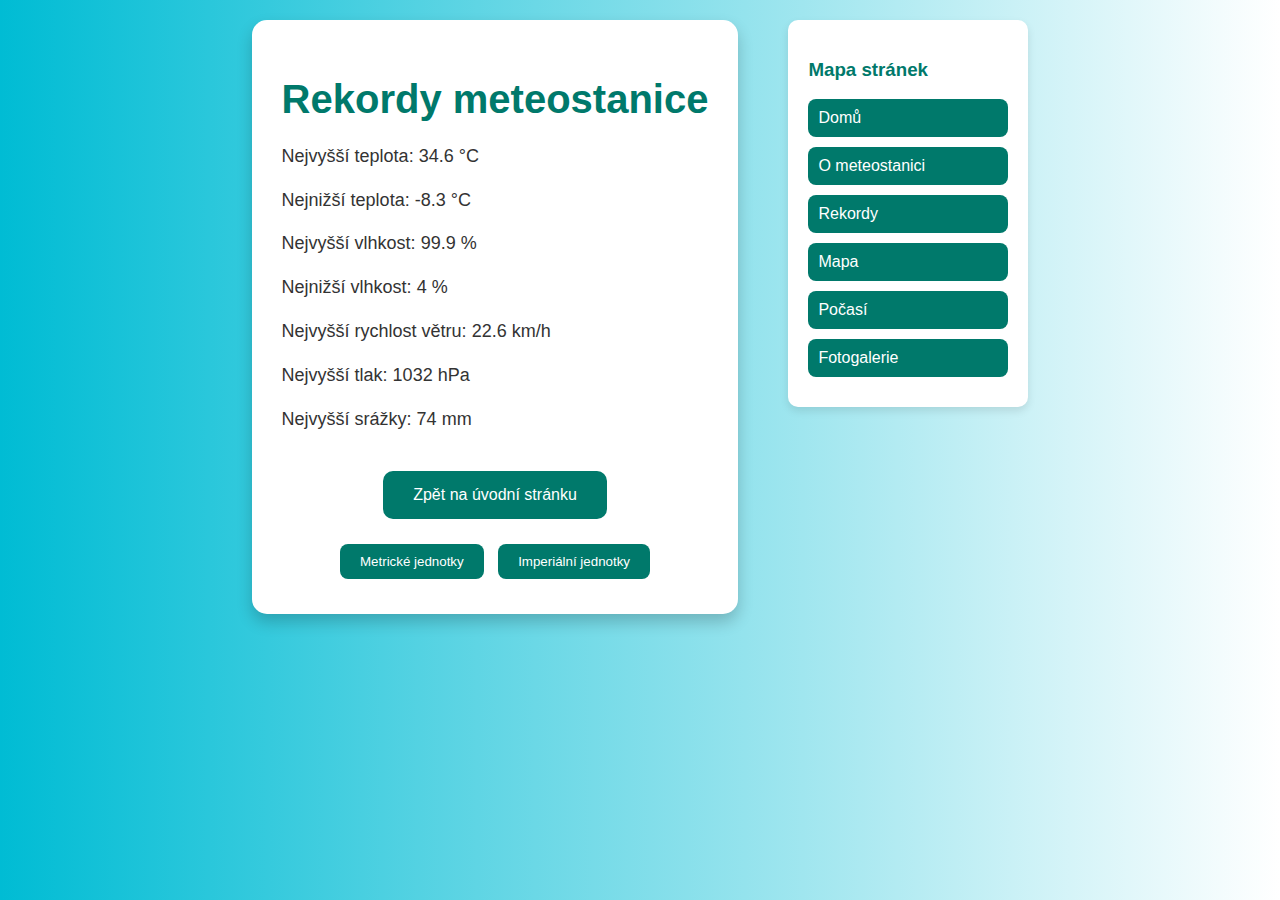
<file: records.html>
<!DOCTYPE html>
<html lang="cs">
<head>
    <meta charset="UTF-8">
    <meta name="viewport" content="width=device-width, initial-scale=1.0">
    <title>Rekordy - Meteostanice Staré Podlesí</title>
    <style>
        body {
            background: linear-gradient(to right, #00bcd4, #ffffff);
            font-family: Arial, sans-serif;
            color: #333;
            margin: 0;
            padding: 0;
            display: flex;
            justify-content: center;
            align-items: flex-start;
            height: 100vh;
        }
        .main-content {
            display: flex;
            justify-content: center;
            width: 80%;
            max-width: 1200px;
            margin: 20px;
        }
        .container {
            max-width: 800px;
            padding: 30px;
            background-color: #ffffff;
            border-radius: 15px;
            box-shadow: 0 8px 16px rgba(0, 0, 0, 0.2);
            text-align: center;
            margin-right: 50px;
        }
        h1 {
            color: #00796b;
            margin-bottom: 20px;
            font-size: 2.5em;
        }
        ul {
            list-style: none;
            padding: 0;
            font-size: 18px;
            text-align: left;
            line-height: 1.6;
        }
        li {
            margin: 15px 0;
        }
        a {
            text-decoration: none;
            color: #ffffff;
            background-color: #00796b;
            padding: 15px 30px;
            border-radius: 10px;
            display: inline-block;
            margin-top: 20px;
            transition: background-color 0.3s ease;
        }
        a:hover {
            background-color: #004d40;
        }
        .sitemap {
            background-color: #ffffff;
            padding: 20px;
            border-radius: 10px;
            box-shadow: 0 4px 8px rgba(0, 0, 0, 0.1);
            width: 200px;
            align-self: flex-start;
        }
        .sitemap h3 {
            color: #00796b;
        }
        .sitemap a {
            display: block;
            color: #ffffff;
            background-color: #00796b;
            padding: 10px;
            border-radius: 8px;
            margin: 10px 0;
            text-decoration: none;
            transition: background-color 0.3s ease;
        }
        .sitemap a:hover {
            background-color: #004d40;
        }
        /* Přepínání jednotek */
        .unit-switch {
            margin-top: 20px;
        }
        .unit-switch button {
            padding: 10px 20px;
            margin: 5px;
            border: none;
            border-radius: 8px;
            background-color: #00796b;
            color: #fff;
            cursor: pointer;
            transition: background-color 0.3s ease;
        }
        .unit-switch button:hover {
            background-color: #004d40;
        }
        @media (max-width: 600px) {
            .main-content {
                flex-direction: column;
                align-items: center;
            }
            .container {
                margin-right: 0;
                margin-bottom: 20px;
            }
            .sitemap {
                width: 100%;
            }
        }
    </style>
</head>
<body>
    <div class="main-content">
        <div class="container">
            <h1>Rekordy meteostanice</h1>
            <ul id="records-list">
                <li>Nejvyšší teplota: <span id="max-temp">34.6</span> °C</li>
                <li>Nejnižší teplota: <span id="min-temp">-8.3</span> °C</li>
                <li>Nejvyšší vlhkost: <span id="max-humidity">99.9</span> %</li>
                <li>Nejnižší vlhkost: <span id="min-humidity">4</span> %</li>
                <li>Nejvyšší rychlost větru: <span id="max-wind">22.6</span> km/h</li>
                <li>Nejvyšší tlak: <span id="max-pressure">1032</span> hPa</li>
                <li>Nejvyšší srážky: <span id="max-rainfall">74</span> mm</li>
            </ul>
            <a href="index.html">Zpět na úvodní stránku</a>
            <!-- Přepínání jednotek -->
            <div class="unit-switch">
                <button onclick="switchToMetric()">Metrické jednotky</button>
                <button onclick="switchToImperial()">Imperiální jednotky</button>
            </div>
        </div>

        <div class="sitemap">
            <h3>Mapa stránek</h3>
            <a href="index.html">Domů</a>
            <a href="about.html">O meteostanici</a>
            <a href="records.html">Rekordy</a>
            <a href="map.html">Mapa</a>
            <a href="weather.html">Počasí</a>
            <a href="fotogalerie.html">Fotogalerie</a>
        </div>
    </div>

    <script>
        // Funkce pro přepínání mezi metrickými a imperiálními jednotkami
        function switchToMetric() {
            // Aktualizace hodnot na metrické
            document.getElementById("max-temp").innerText = '34.6';
            document.getElementById("min-temp").innerText = '-8.3';
            document.getElementById("max-humidity").innerText = '99.9';
            document.getElementById("min-humidity").innerText = '4';
            document.getElementById("max-wind").innerText = '22.6';
            document.getElementById("max-pressure").innerText = '1032';
            document.getElementById("max-rainfall").innerText = '74';

            // Aktualizace jednotek
            updateUnits('°C', 'km/h', 'hPa', 'mm');
        }

        function switchToImperial() {
            // Převod na imperiální jednotky
            let maxTempF = (34.6 * 9/5) + 32;
            let minTempF = (-8.3 * 9/5) + 32;
            let humidityMaxImperial = 99.9; // Vlhkost zůstává v procentech
            let humidityMinImperial = 4; // Vlhkost zůstává v procentech
            let windSpeedMps = 22.6 / 3.6;  // km/h na m/s
            let pressureInHg = 1032 * 0.75;  // hPa na mmHg
            let rainfallInches = 74 / 25.4;    // mm na palce

            // Aktualizace hodnot
            document.getElementById("max-temp").innerText = maxTempF.toFixed(1);
            document.getElementById("min-temp").innerText = minTempF.toFixed(1);
            document.getElementById("max-humidity").innerText = humidityMaxImperial.toFixed(1);
            document.getElementById("min-humidity").innerText = humidityMinImperial.toFixed(1);
            document.getElementById("max-wind").innerText = windSpeedMps.toFixed(2);
            document.getElementById("max-pressure").innerText = pressureInHg.toFixed(2);
            document.getElementById("max-rainfall").innerText = rainfallInches.toFixed(2);

            // Aktualizace jednotek
            updateUnits('°F', 'm/s', 'mmHg', 'in');
        }

        // Funkce na aktualizaci jednotek
        function updateUnits(tempUnit, windUnit, pressureUnit, rainfallUnit) {
            let tempElements = document.querySelectorAll('#max-temp, #min-temp');
            tempElements.forEach(el => el.nextSibling.nodeValue = ' ' + tempUnit);

            let humidityElements = document.querySelectorAll('#max-humidity, #min-humidity');
            humidityElements.forEach(el => el.nextSibling.nodeValue = ' %');

            let windElement = document.getElementById('max-wind');
            windElement.nextSibling.nodeValue = ' ' + windUnit;

            let pressureElement = document.getElementById('max-pressure');
            pressureElement.nextSibling.nodeValue = ' ' + pressureUnit;

            let rainfallElement = document.getElementById('max-rainfall');
            rainfallElement.nextSibling.nodeValue = ' ' + rainfallUnit;
        }
    </script>
</body>
</html>
</file>
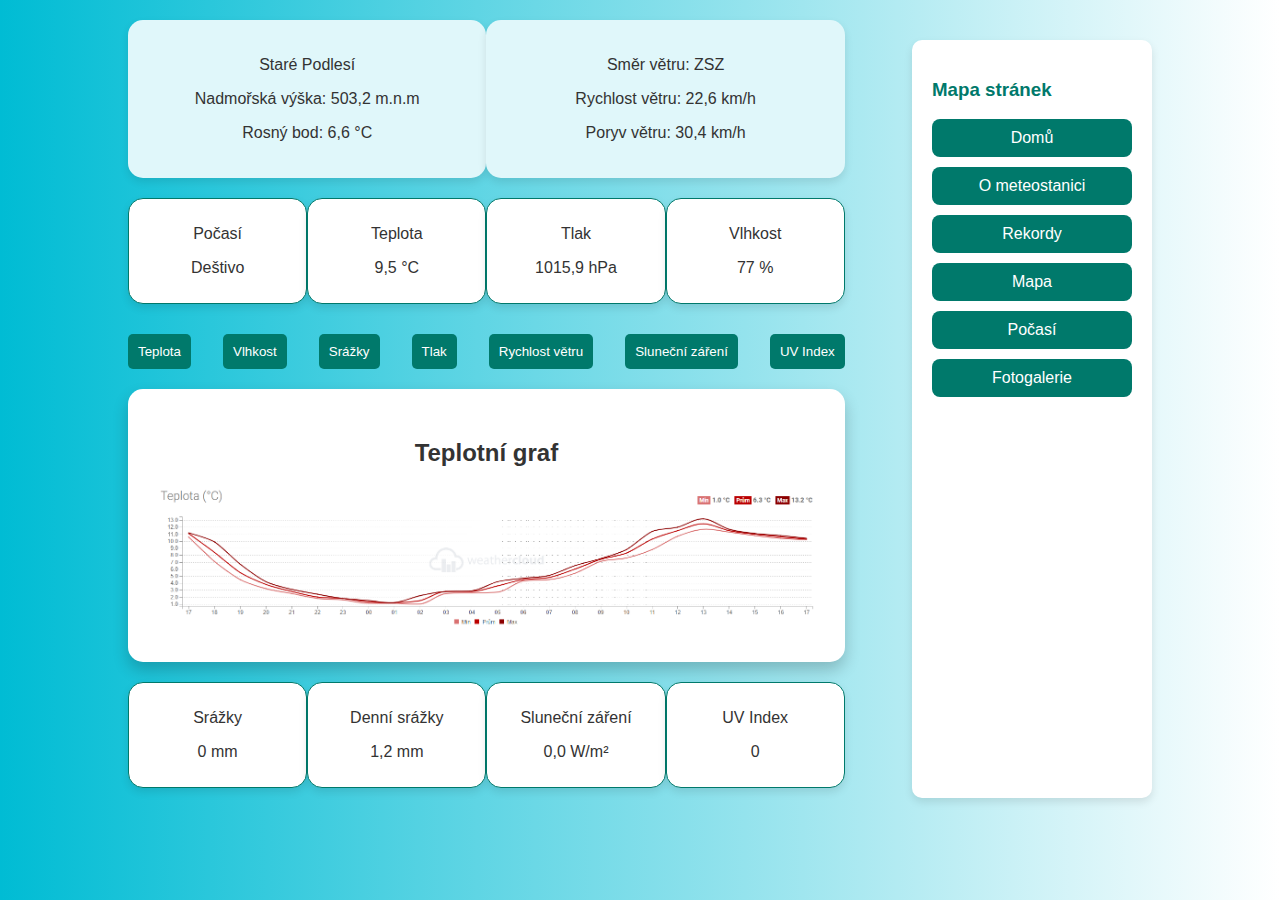
<file: weather.html>
<!DOCTYPE html>
<html lang="cs">
<head>
    <meta charset="UTF-8">
    <meta name="viewport" content="width=device-width, initial-scale=1.0">
    <title>Počasí - Weather</title>
    <style>
        body {
            background: linear-gradient(to right, #00bcd4, #ffffff);
            font-family: Arial, sans-serif;
            color: #333;
            margin: 0;
            padding: 0;
            display: flex;
            flex-direction: column;
            align-items: center;
            height: 100vh;
        }
        .main-content {
            width: 80%;
            max-width: 1200px;
            margin: 20px;
            display: flex;
            flex-direction: row;
            justify-content: space-between;
        }
        .left-content {
            width: 70%;
        }
        .header {
            display: flex;
            justify-content: space-between;
            margin-bottom: 20px;
        }
        .box {
            background-color: #e0f7fa;
            padding: 20px;
            border-radius: 15px;
            box-shadow: 0 4px 8px rgba(0, 0, 0, 0.1);
            text-align: center;
            width: 45%;
        }
        .small-box {
            width: 22%;
            background-color: #ffffff;
            border: 1px solid #00796b;
            border-radius: 15px;
            padding: 10px;
            box-shadow: 0 4px 8px rgba(0, 0, 0, 0.1);
            margin-bottom: 10px;
            text-align: center;
        }
        .graph-selector {
            display: flex;
            justify-content: space-between;
            margin: 20px 0;
        }
        .button {
            background-color: #00796b;
            color: white;
            padding: 10px;
            border: none;
            border-radius: 5px;
            cursor: pointer;
            transition: background-color 0.3s ease;
        }
        .button:hover {
            background-color: #004d40;
        }
        .graph-container {
            background-color: #ffffff;
            border-radius: 15px;
            padding: 30px;
            box-shadow: 0 8px 16px rgba(0, 0, 0, 0.2);
            text-align: center;
        }
        .info-box {
            display: flex;
            justify-content: space-between;
            margin-top: 20px;
        }
        .sitemap {
            background-color: #ffffff;
            padding: 20px;
            border-radius: 10px;
            box-shadow: 0 4px 8px rgba(0, 0, 0, 0.1);
            width: 200px;
            margin-top: 20px;
        }
        .sitemap h3 {
            color: #00796b;
        }
        .sitemap a {
            display: block;
            color: #ffffff;
            background-color: #00796b;
            padding: 10px;
            border-radius: 8px;
            margin: 10px 0;
            text-decoration: none;
            transition: background-color 0.3s ease;
            text-align: center;
        }
        .sitemap a:hover {
            background-color: #004d40;
        }
        @media (max-width: 768px) {
            .main-content {
                flex-direction: column;
                align-items: center;
            }
            .header {
                flex-direction: column;
                align-items: center;
            }
            .box {
                width: 100%;
                margin-bottom: 10px;
            }
            .small-box {
                width: 45%;
            }
            .graph-selector {
                flex-direction: column;
                align-items: center;
            }
            .sitemap {
                width: 100%;
                margin-top: 20px;
            }
        }
    </style>
</head>
<body>
    <div class="main-content">
        <div class="left-content">
            <div class="header">
                <div class="box">
                    <p>Staré Podlesí</p>
                    <p>Nadmořská výška: 503,2 m.n.m</p>
                    <p>Rosný bod: 6,6 °C</p>
                </div>
                <div class="box">
                    <p>Směr větru: ZSZ</p>
                    <p>Rychlost větru: 22,6 km/h</p>
                    <p>Poryv větru: 30,4 km/h</p>
                </div>
            </div>
            <div class="header">
                <div class="small-box">
                    <p>Počasí</p>
                    <p>Deštivo</p>
                </div>
                <div class="small-box">
                    <p>Teplota</p>
                    <p>9,5 °C</p>
                </div>
                <div class="small-box">
                    <p>Tlak</p>
                    <p>1015,9 hPa</p>
                </div>
                <div class="small-box">
                    <p>Vlhkost</p>
                    <p>77 %</p>
                </div>
            </div>
            <div class="graph-selector">
                <button class="button">Teplota</button>
                <button class="button">Vlhkost</button>
                <button class="button">Srážky</button>
                <button class="button">Tlak</button>
                <button class="button">Rychlost větru</button>
                <button class="button">Sluneční záření</button>
                <button class="button">UV Index</button>
            </div>
            <div class="graph-container">
                <h2>Teplotní graf</h2>
                <img src="Snímek obrazovky 2024-09-30 175553.png" alt="Graph" width="100%">
            </div>
            <div class="info-box">
                <div class="small-box">
                    <p>Srážky</p>
                    <p>0 mm</p>
                </div>
                <div class="small-box">
                    <p>Denní srážky</p>
                    <p>1,2 mm</p>
                </div>
                <div class="small-box">
                    <p>Sluneční záření</p>
                    <p>0,0 W/m²</p>
                </div>
                <div class="small-box">
                    <p>UV Index</p>
                    <p>0</p>
                </div>
            </div>
        </div>

        <!-- Mapa webu (sitemap) na pravé straně -->
        <div class="sitemap">
            <h3>Mapa stránek</h3>
            <a href="index.html">Domů</a>
            <a href="about.html">O meteostanici</a>
            <a href="records.html">Rekordy</a>
            <a href="map.html">Mapa</a>
            <a href="weather.html">Počasí</a>
            <a href="fotogalerie.html">Fotogalerie</a>
        </div>
    </div>
</body>
</html>
</file>
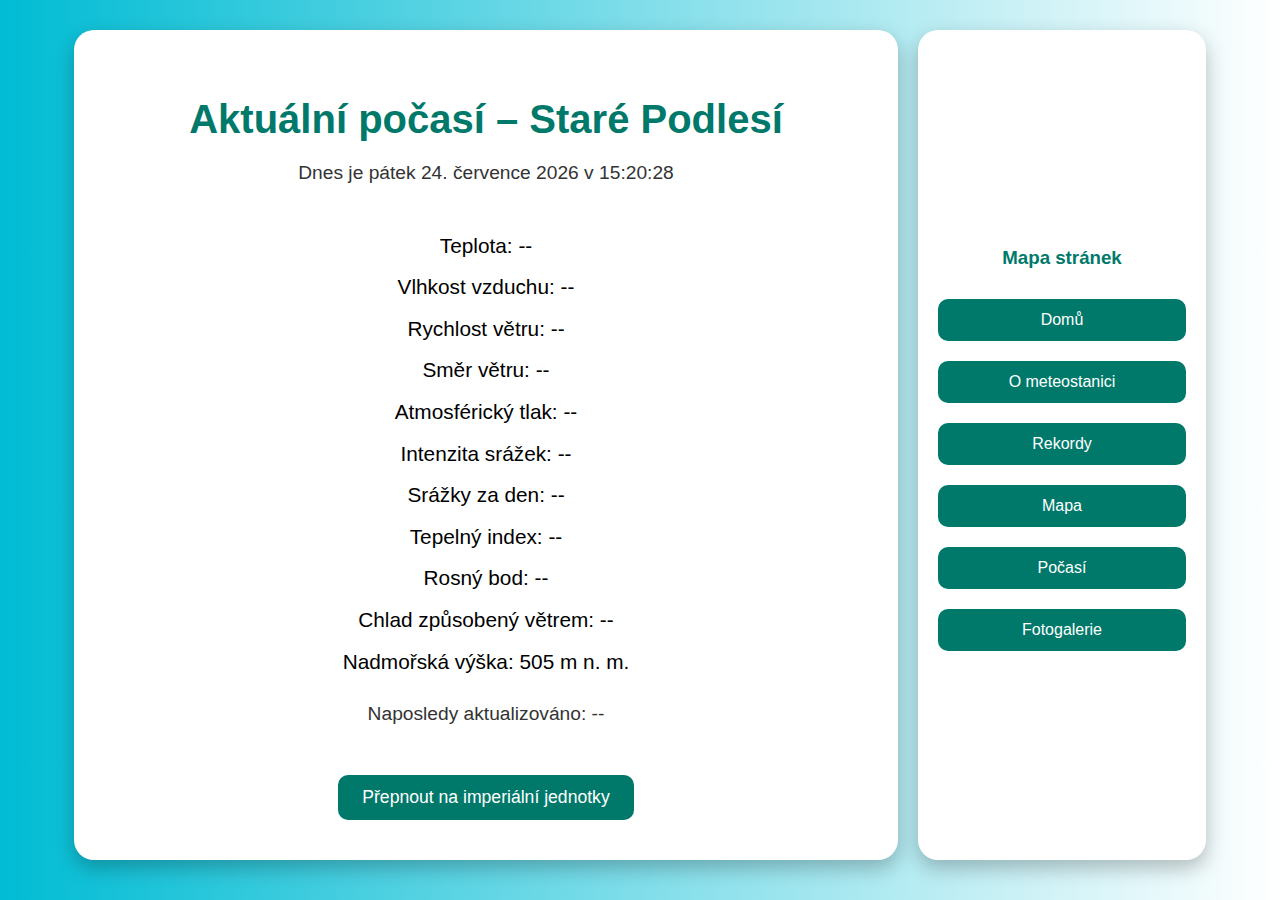
<file: weather2.html>
<!DOCTYPE html>
<html lang="cs">
<head>
<meta charset="UTF-8">
<meta name="viewport" content="width=device-width, initial-scale=1.0">
<title>Počasí – Meteostanice Staré Podlesí</title>
<style>
    body {
        background: linear-gradient(to right, #00bcd4, #ffffff);
        font-family: Arial, sans-serif;
        margin: 0;
        padding: 0;
        display: flex;
        justify-content: center;
        align-items: flex-start;
        min-height: 100vh;
    }
    .main-content {
        display: flex;
        flex-wrap: wrap;
        justify-content: center;
        width: 90%;
        max-width: 1400px;
        margin: 20px;
        align-items: stretch;
    }
    .container {
        flex: 3;                       
        padding: 40px;
        background-color: #ffffff;
        border-radius: 20px;
        box-shadow: 0 8px 20px rgba(0,0,0,0.25);
        margin: 10px;
        display: flex;
        flex-direction: column;
        justify-content: center;
        align-items: center;
    }
    .sitemap {
        flex: 1;                        
        padding: 20px;
        background-color: #ffffff;
        border-radius: 20px;
        box-shadow: 0 8px 20px rgba(0,0,0,0.25);
        margin: 10px;
        text-align: center;
        display: flex;
        flex-direction: column;
        justify-content: center;
    }
    h1 {
        color: #00796b;
        margin-bottom: 20px;
        font-size: 2.5em;
        text-align: center;
    }
    .info-time {
        font-size: 1.2em;
        color: #333;
        margin-bottom: 20px;
        text-align: center;
    }
    .data-list {
        list-style: none;
        padding: 0;
        font-size: 1.3em;
        line-height: 2em;
        text-align: center;
    }
    .toggle-btn {
        display: block;
        margin: 30px auto 0 auto;
        background-color: #00796b;
        color: #fff;
        border: none;
        padding: 12px 24px;
        border-radius: 10px;
        cursor: pointer;
        font-size: 1.1em;
        transition: background-color 0.3s;
    }
    .toggle-btn:hover { background-color: #004d40; }

    .sitemap h3 {
        color: #00796b;
        margin-bottom: 20px;
    }
    .sitemap a {
        display: block;
        color: #ffffff;
        background-color: #00796b;
        padding: 12px;
        border-radius: 10px;
        margin: 10px 0;
        text-decoration: none;
        transition: background-color 0.3s ease;
        font-size: 16px;
    }
    .sitemap a:hover { background-color: #004d40; }

    @media (max-width: 900px) {
        .main-content { flex-direction: column; align-items: center; }
        .container, .sitemap { width: 90%; margin-bottom: 20px; }
        .data-list { font-size: 1.1em; line-height: 1.6em; }
    }
</style>
</head>
<body>
<div class="main-content">

    <!-- Hlavní blok s daty -->
    <div class="container">
        <h1>Aktuální počasí – Staré Podlesí</h1>

        <!-- Aktuální datum a čas -->
        <div id="currentTime" class="info-time">Načítám datum a čas…</div>

        <!-- Data z meteostanice -->
        <ul class="data-list">
            <li>Teplota: <span id="temp">--</span></li>
            <li>Vlhkost vzduchu: <span id="humidity">--</span></li>
            <li>Rychlost větru: <span id="windSpeed">--</span></li>
            <li>Směr větru: <span id="windDir">--</span></li>
            <li>Atmosférický tlak: <span id="pressure">--</span></li>
            <li>Intenzita srážek: <span id="precipRate">--</span></li>
            <li>Srážky za den: <span id="precipTotal">--</span></li>
            <li>Tepelný index: <span id="heatIndex">--</span></li>
            <li>Rosný bod: <span id="dewpt">--</span></li>
            <li>Chlad způsobený větrem: <span id="windChill">--</span></li>
            <li>Nadmořská výška: 505 m n. m.</li>
        </ul>

        <!-- Čas poslední aktualizace -->
        <div id="lastUpdate" class="info-time">Naposledy aktualizováno: --</div>

        <button id="unitToggle" class="toggle-btn">Přepnout na imperiální jednotky</button>
    </div>

    <!-- Pravý panel -->
    <div class="sitemap">
        <h3>Mapa stránek</h3>
        <a href="index.html">Domů</a>
        <a href="about.html">O meteostanici</a>
        <a href="records.html">Rekordy</a>
        <a href="map.html">Mapa</a>
        <a href="weather.html">Počasí</a>
        <a href="fotogalerie.html">Fotogalerie</a>
    </div>
</div>

<script>
const apiKey = '0f95fd0f58a2451a95fd0f58a2a51a75';   
const stationId = 'IPODLE19';                        

let useMetric = true;

// --- zobrazování aktuálního času ---
function updateCurrentTime() {
    const now = new Date();
    const options = { weekday: 'long', year: 'numeric', month: 'long', day: 'numeric',
                      hour: '2-digit', minute: '2-digit', second: '2-digit' };
    document.getElementById('currentTime').textContent =
        'Dnes je ' + now.toLocaleDateString('cs-CZ', options);
}
setInterval(updateCurrentTime, 1000);
updateCurrentTime();

// --- načítání dat z meteostanice ---
function apiUrl() {
    const units = useMetric ? 'm' : 'e';
    return `https://api.weather.com/v2/pws/observations/current?stationId=${stationId}&format=json&units=${units}&apiKey=${apiKey}`;
}

async function loadWeather(){
    try {
        const res = await fetch(apiUrl());
        const data = await res.json();
        const o = data.observations[0];
        const m = useMetric ? o.metric : o.imperial;

        document.getElementById('temp').textContent = m.temp + (useMetric ? ' °C' : ' °F');
        document.getElementById('humidity').textContent = o.humidity + ' %';
        document.getElementById('windSpeed').textContent = m.windSpeed + (useMetric ? ' km/h' : ' mph');
        document.getElementById('windDir').textContent = o.winddir + '°';
        document.getElementById('pressure').textContent = m.pressure + (useMetric ? ' hPa' : ' inHg');
        document.getElementById('precipRate').textContent = m.precipRate + (useMetric ? ' mm/h' : ' in/h');
        document.getElementById('precipTotal').textContent = m.precipTotal + (useMetric ? ' mm' : ' in');
        document.getElementById('heatIndex').textContent = m.heatIndex + (useMetric ? ' °C' : ' °F');
        document.getElementById('dewpt').textContent = m.dewpt + (useMetric ? ' °C' : ' °F');
        document.getElementById('windChill').textContent = m.windChill + (useMetric ? ' °C' : ' °F');

        // čas poslední aktualizace z API (lokální čas)
        document.getElementById('lastUpdate').textContent =
            'Naposledy aktualizováno: ' + o.obsTimeLocal;
    } catch(e){
        console.error('Chyba při načítání dat:', e);
    }
}

// tlačítko pro přepnutí jednotek
document.getElementById('unitToggle').addEventListener('click', () => {
    useMetric = !useMetric;
    document.getElementById('unitToggle').textContent =
        useMetric ? 'Přepnout na imperiální jednotky' : 'Přepnout na metrické jednotky';
    loadWeather();
});

// první načtení + automatická aktualizace každých 5 minut
loadWeather();
setInterval(loadWeather, 5 * 60 * 1000);
</script>
</body>
</html>
</file>
